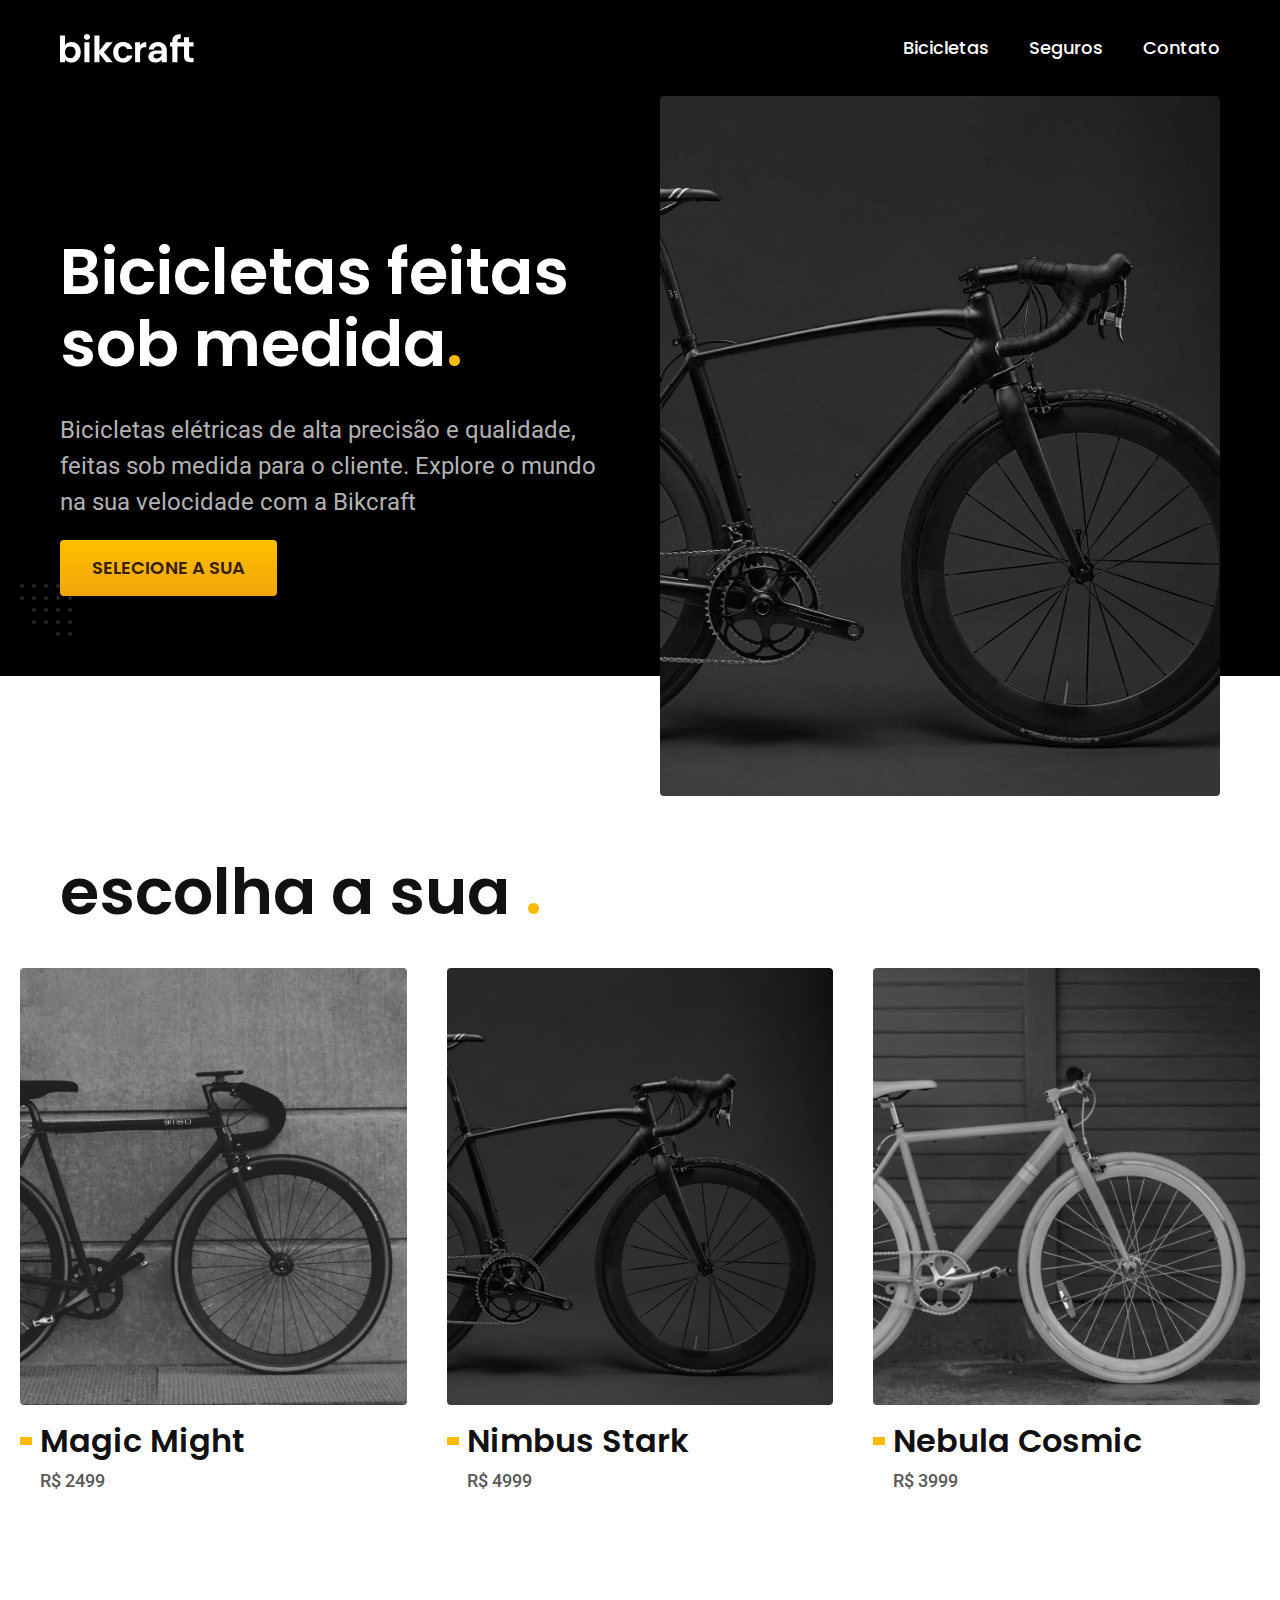
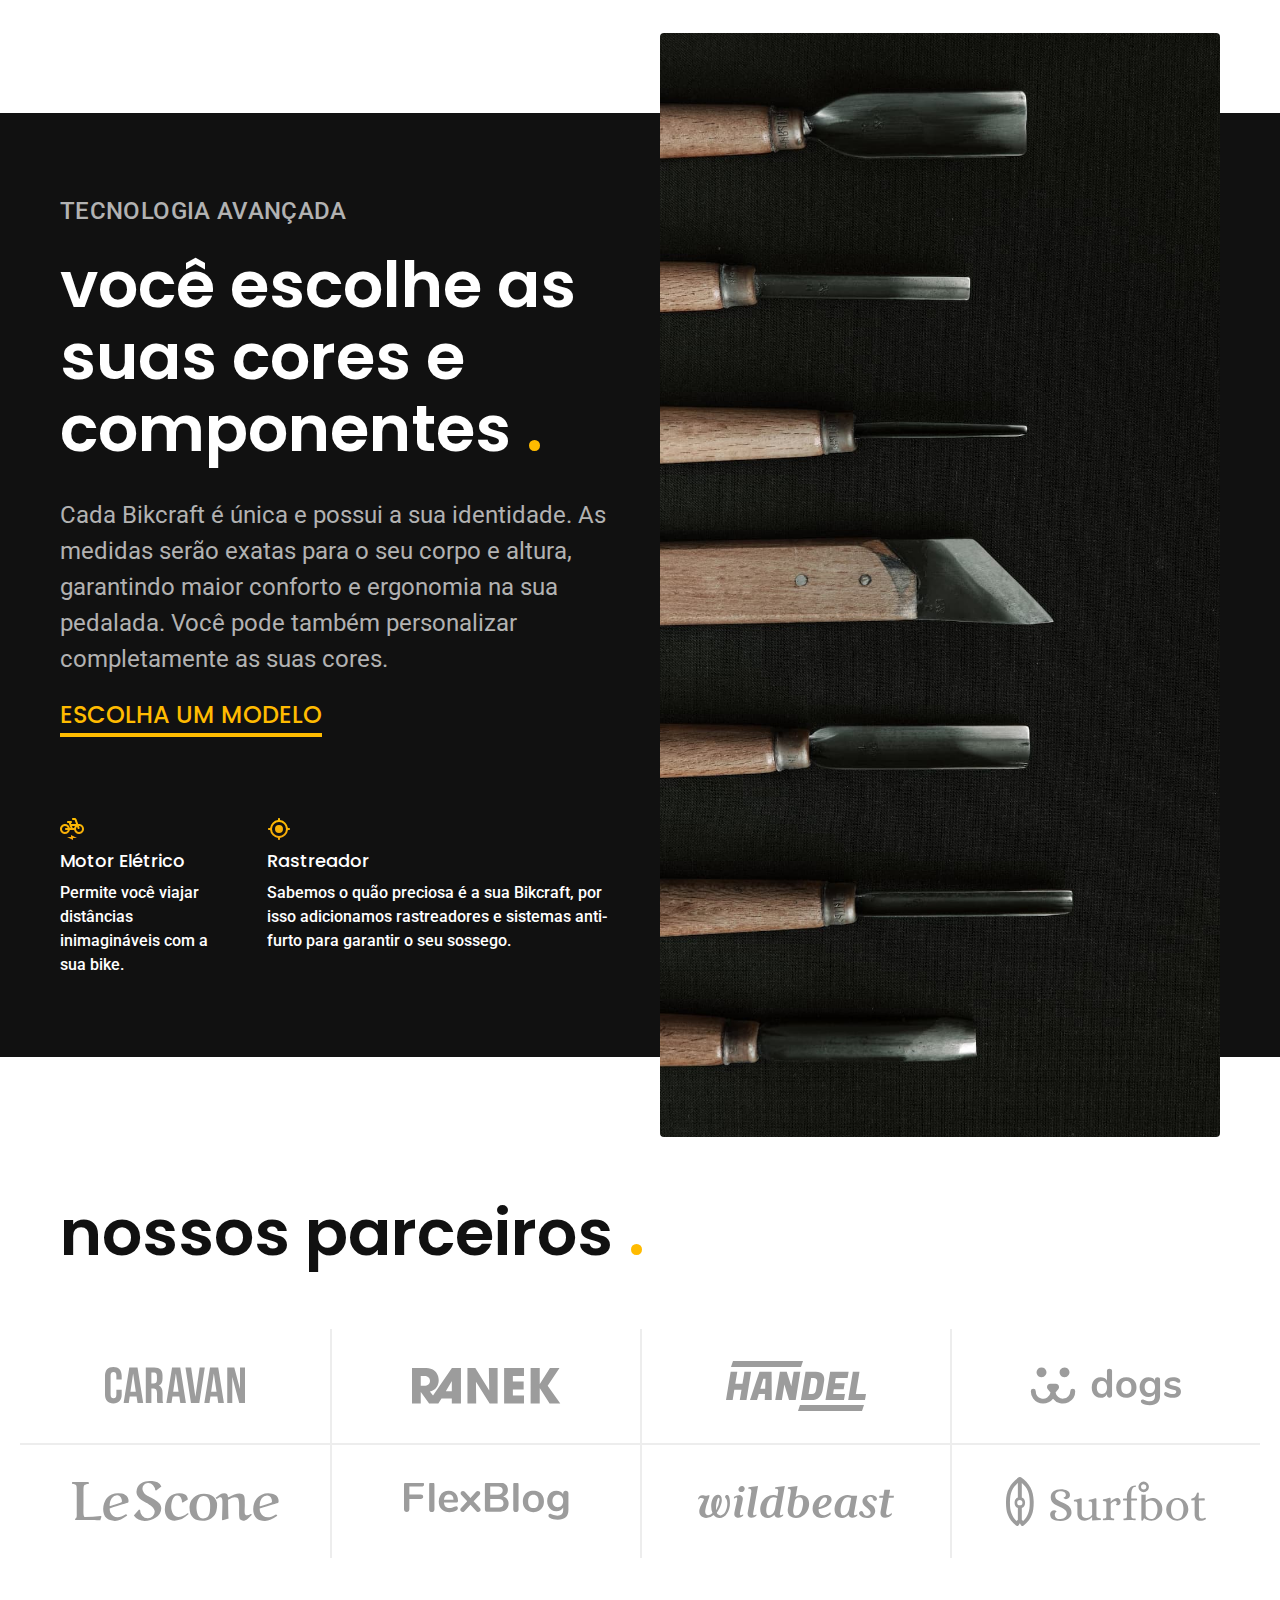
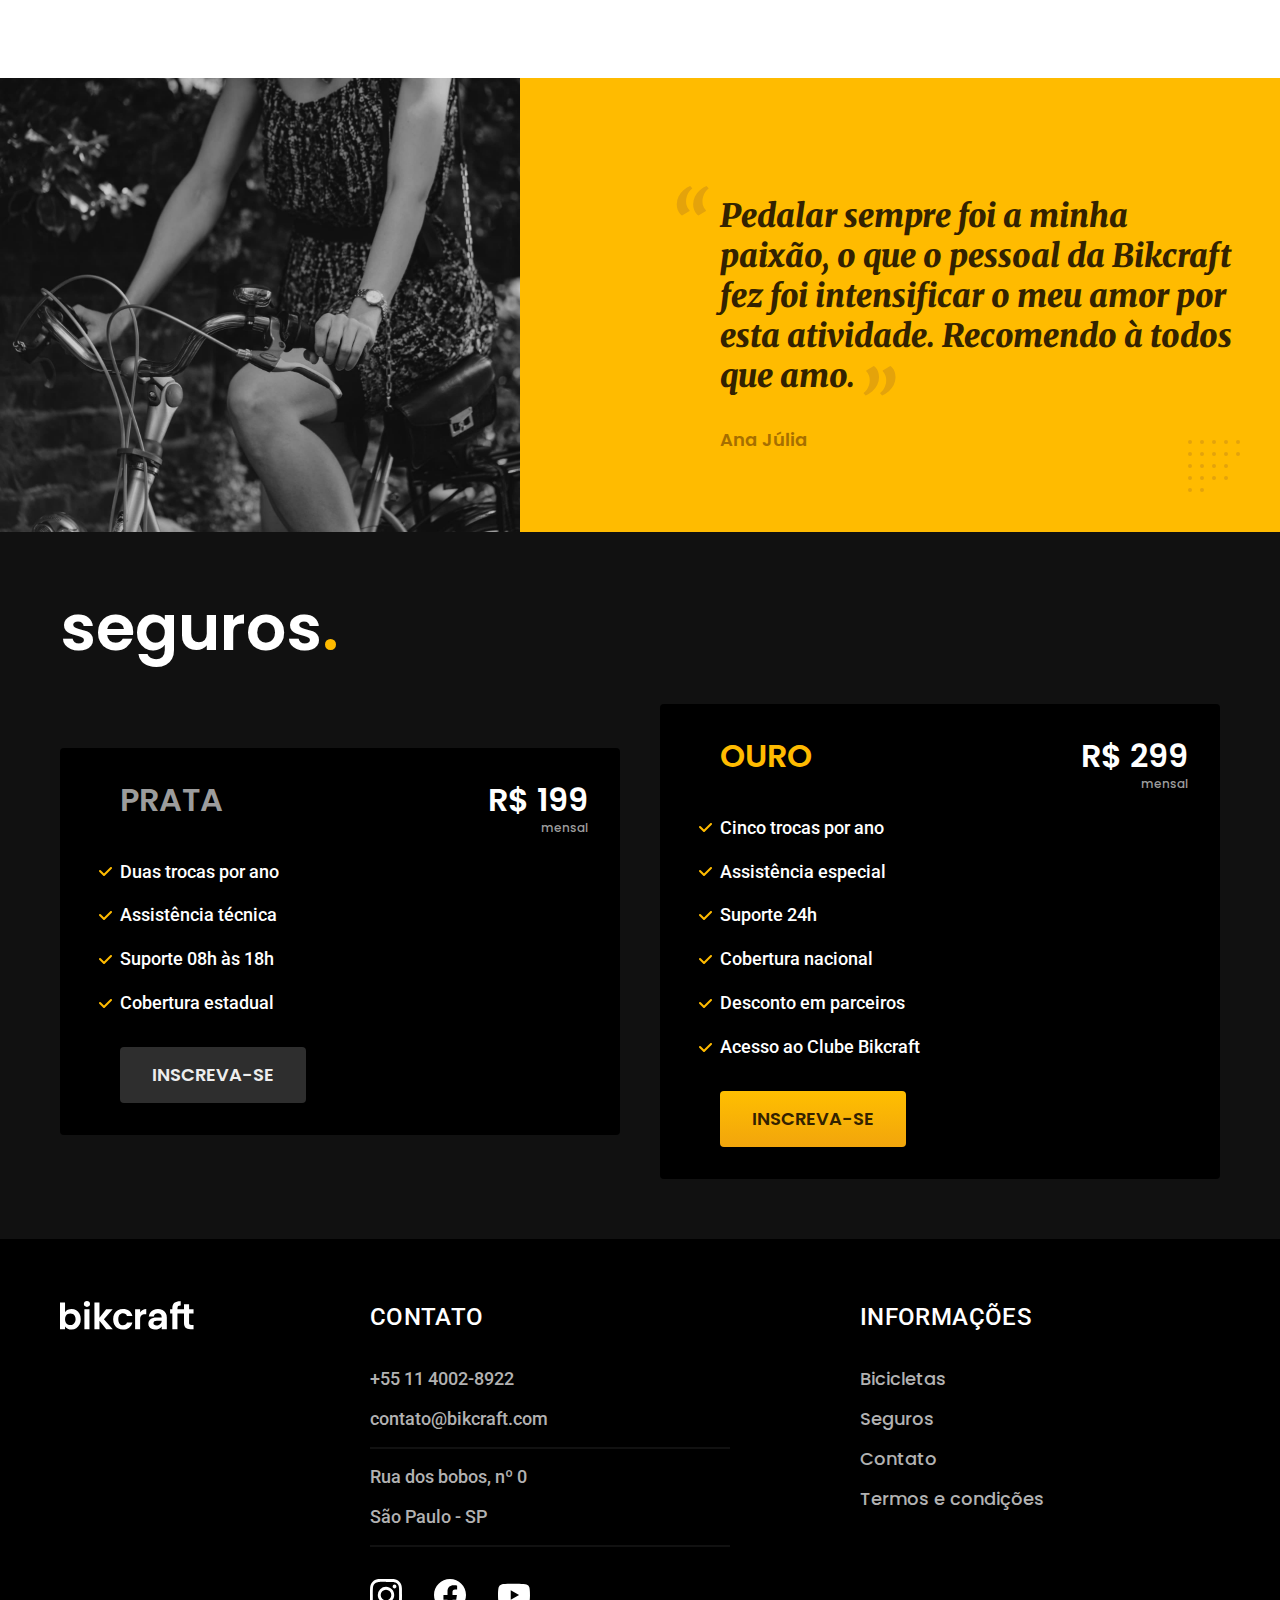
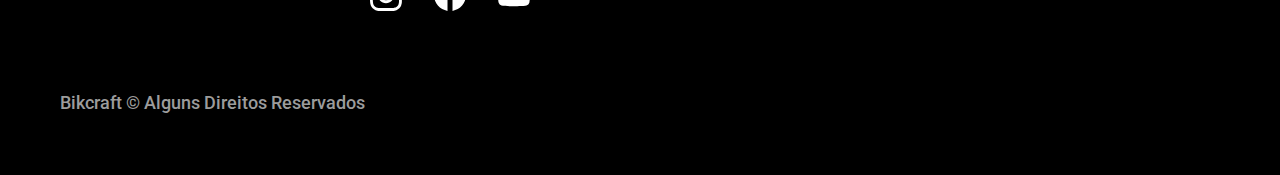
<file: index.html>
<!DOCTYPE html>
<html lang="pt-br">
  <head>
    <meta charset="UTF-8" />
    <meta http-equiv="X-UA-Compatible" content="IE=edge" />
    <meta name="viewport" content="width=device-width, initial-scale=1.0" />
    <title>Bikcraft - Bicicletas Elétricas</title>
    <meta
      name="description"
      content="Bicicletas elétricas de alta precisão e qualidade,  feitas sob medida para o cliente. Explore o mundo na sua velocidade com a Bikcraft."
    />
    <link rel="icon" href="./favicon.svg" type="image/svg+xml">
    <link rel="preload" href="./css/style.min.css" as="style">
    <link rel="stylesheet" href="./css/style.min.css">
    <link rel="preconnect" href="https://fonts.googleapis.com">
    <link rel="preconnect" href="https://fonts.gstatic.com" crossorigin>
    <link href="https://fonts.googleapis.com/css2?family=Merriweather:ital,wght@1,900&family=Poppins:wght@400;500;600&family=Roboto:wght@400;500&display=swap" rel="stylesheet">
  <script>
   document.documentElement.classList.add('js');
    </script>
  </head>
  <body>
    <header class="header-bg">
      <div class="header container">
        <a href="./">
          <img src="./img/bikcraft.svg" width="136" height="32" alt="Bikcraft"/>
        </a>
        <nav aria-label="primaria">
          <ul class="header-menu font-1-m cor-0">
            <li><a href="./bicicletas.html">Bicicletas</a></li>
            <li><a href="./seguros.html">Seguros</a></li>
            <li><a href="./contato.html">Contato</a></li>
          </ul>
        </nav>
      </div>
    </header>
    <main class="introducao-bg cor-0">
      <div class="introducao container">
        <div class="introducao-conteudo">
          <h1 class="font-1-xxl fadeInDown" data-anime="400">
            Bicicletas feitas sob medida<span class="cor-p1">.</span>
          </h1>
          <p class="font-2-l cor-5">
            Bicicletas elétricas de alta precisão e qualidade, feitas sob medida
            para o cliente. Explore o mundo na sua velocidade com a Bikcraft
          </p>
          <a class="botao fadeInLeft" data-anime="700" href="./bicicletas">Selecione a sua</a>
        </div>
        <picture class="fadeInRight" data-anime="700">
          <source media="(max-width: 800px)" srcset="./img/bicicletas/nimbus.jpg">
          <img src="./img/fotos/introducao.jpg" alt="Bicicleta preta com motor elétrico" width="640" height="800">
        </picture>
      </div>
    </main>
    <article class="bicicletas-lista">
      <h2 class="container font-1-xxl">
        escolha a sua <span class="cor-p1">.</span>
      </h2>
      <ul>
        <li>
          <a href="./bicicletas/magic.html">
            <img src="./img/bicicletas/magic-home.jpg" alt="Bicicleta preta" width="920" height="1040"/>
            <h3 class="font-1-xl">Magic Might</h3>
            <span class="font-2-m cor-8">R$ 2499</span>
          </a>
        </li>
        <li>
          <a href="./bicicletas/nimbus.html">
            <img src="./img/bicicletas/nimbus-home.jpg" alt="Bicicleta preta" width="920" height="1040"/>
            <h3 class="font-1-xl">Nimbus Stark</h3>
            <span class="font-2-m cor-8">R$ 4999</span>
          </a>
        </li>
        <li>
          <a href="./bicicletas/nebula.html">
            <img
              src="./img/bicicletas/nebula-home.jpg" alt="Bicicleta branca" width="920" height="1040"
            />
            <h3 class="font-1-xl">Nebula Cosmic</h3>
            <span class="font-2-m cor-8">R$ 3999</span>
          </a>
        </li>
      </ul>
    </article>
    <article class="tecnologia-bg">
      <div class="tecnologia container">
        <div class="tecnologia-conteudo">
          <span class="font-2-l-b cor-5">Tecnologia Avançada</span>
          <h2 class="font-1-xxl cor-0">
            você escolhe as suas cores e componentes
            <span class="cor-p1">.</span>
          </h2>
          <p class="font-2-l cor-5">
            Cada Bikcraft é única e possui a sua identidade. As medidas serão
            exatas para o seu corpo e altura, garantindo maior conforto e
            ergonomia na sua pedalada. Você pode também personalizar
            completamente as suas cores.
          </p>

          <a class="link" href="./bicicletas.html">Escolha um modelo</a>
          <div class="tecnologia-vantagens">
            <div>
              <img src="./img/icones/eletrica.svg" alt="" width="24" height="24" />
              <h3 class="font-1-m cor-0">Motor Elétrico</h3>
              <p class="font-2-s cor-0">
                Permite você viajar distâncias inimagináveis com a sua bike.
              </p>
            </div>
            <div>
              <img src="./img/icones/rastreador.svg" alt="" width="24" height="24"/>
              <h3 class="font-1-m cor-0">Rastreador</h3>
              <p class="font-2-s cor-0">
                Sabemos o quão preciosa é a sua Bikcraft, por isso adicionamos
                rastreadores e sistemas anti-furto para garantir o seu sossego.
              </p>
            </div>
          </div>
        </div>
        <div class="tecnologia-imagem">
          <img src="./img/fotos/tecnologia.jpg" alt="" width="1200" height="1920"/>
        </div>
      </div>
    </article>
    <section class="parceiros" aria-label="Nossos Parceiros">
      <h2 class="container font-1-xxl"> nossos parceiros <span class="cor-p1">.<span>
      </h2>
      <ul>
        <li><img src="./img/parceiros/caravan.svg" alt="Caravan" width="140" height="38"></li>
        <li><img src="./img/parceiros/ranek.svg" alt="Ranek" width="149" height="36"></li>
        <li><img src="./img/parceiros/handel.svg" alt="Handel" width="140" height="50"></li>
        <li><img src="./img/parceiros/dogs.svg" alt="Dogs" width="152" height="39"></li>
        <li><img src="./img/parceiros/lescone.svg" alt="LeScone" width="208" height="41"></li>
        <li><img src="./img/parceiros/flexblog.svg" alt="FlexBlog" width="165" height="38"></li>
        <li><img src="./img/parceiros/wildbeast.svg" alt="Wildbeast" width="196" height="34"></li>
        <li><img src="./img/parceiros/surfbot.svg" alt="Surfbot" width="200" height="49"></li>
      </ul>
    </section>
    <section class="depoimento" aria-label="Depoimento">
      <div>
        <img src="./img/fotos/depoimento.jpg" alt="Pessoa numa bicicleta Bikcraft" width="780" height="680">
      </div>
      <div class="depoimento-conteudo">
        <blockquote class="font-1-xl cor-p5">
          <p>Pedalar sempre foi a minha paixão, o que o pessoal da Bikcraft fez foi intensificar o meu amor por esta atividade. Recomendo à todos que amo.</p>
        </blockquote>
        <span class="font-1-m-b cor-p3">Ana Júlia</span>
      </div>
    </section>
    <article class="seguros-bg">
      <div class="seguros container">
        <h2 class="font-1-xxl cor-0">seguros<span class="cor-p1">.</span></h2>
        <div class="seguros-item">
          <h3 class="font-1-xl cor-6">PRATA</h3>
          <span class="font-1-xl cor-0">R$ 199 <span class="font-1-xs cor-6">mensal</span></span>
          <ul class="font-2-m cor-0">
            <li>Duas trocas por ano</li>
            <li>Assistência técnica</li>
            <li>Suporte 08h às 18h</li>
            <li>Cobertura estadual</li>
          </ul>
          <a class="botao secundario" href="./orcamento.html?tipo=seguro&produto=prata">Inscreva-se</a>
        </div>
        <div class="seguros-item">
          <h3 class="font-1-xl cor-p1">OURO</h3>
          <span class="font-1-xl cor-0">R$ 299 <span class="font-1-xs cor-6">mensal</span></span>
          <ul class="font-2-m cor-0">
            <li>Cinco trocas por ano</li>
            <li>Assistência especial</li>
            <li>Suporte 24h</li>
            <li>Cobertura nacional</li>
            <li>Desconto em parceiros</li>
            <li>Acesso ao Clube Bikcraft</li>
          </ul>
          <a class="botao" href="./orcamento.html?tipo=seguro&produto=ouro">Inscreva-se</a>
        </div>
      </div>
    </article>
    <footer class="footer-bg">
      <div class="footer container">
        <img src="./img/bikcraft.svg" alt="Bikcraft" width="136" height="32">
        <div class="footer-contato">
          <h3 class="font-2-l-b cor-0">Contato</h3>
          <ul class="font-2-m cor-5">
            <li><a href="tel:+551140028922">+55 11 4002-8922</a></li>
            <li><a href="mailto:contaot@bikcraft.com">contato@bikcraft.com</a></li>
            <li>Rua dos bobos, nº 0 </li>
            <li>São Paulo - SP</li>
          </ul>
          <div>
            <div class="footer-redes">
              <a href=""><img src="./img/redes/instagram.svg" alt="" width="32" height="32"></a>
              <a href=""><img src="./img/redes/facebook.svg" alt="" width="32" height="32"></a>
              <a href=""><img src="./img/redes/youtube.svg" alt="" width="32" height="32"></a>
            </div>
          </div>
        </div>
        <div class="footer-informacoes">
          <h3 class="font-2-l-b cor-0">Informações</h3>
          <nav>
            <ul class="font-1-m cor-5">
              <li><a href="./bicicletas.html">Bicicletas</a></li>
              <li><a href="./seguros.html">Seguros</a></li>
              <li><a href="./contato.html">Contato</a></li>
              <li><a href="./termos.html">Termos e condições</a></li>
            </ul>
          </nav>
        </div>
        <p class="footer-copy font-2-m cor-6">Bikcraft © Alguns Direitos Reservados</p>
      </div>

    </footer>
  <script src="./js/plugins/simple-anime.js"></script>
  <script src="./js/script.js"></script>
  </body>
</html>
</file>
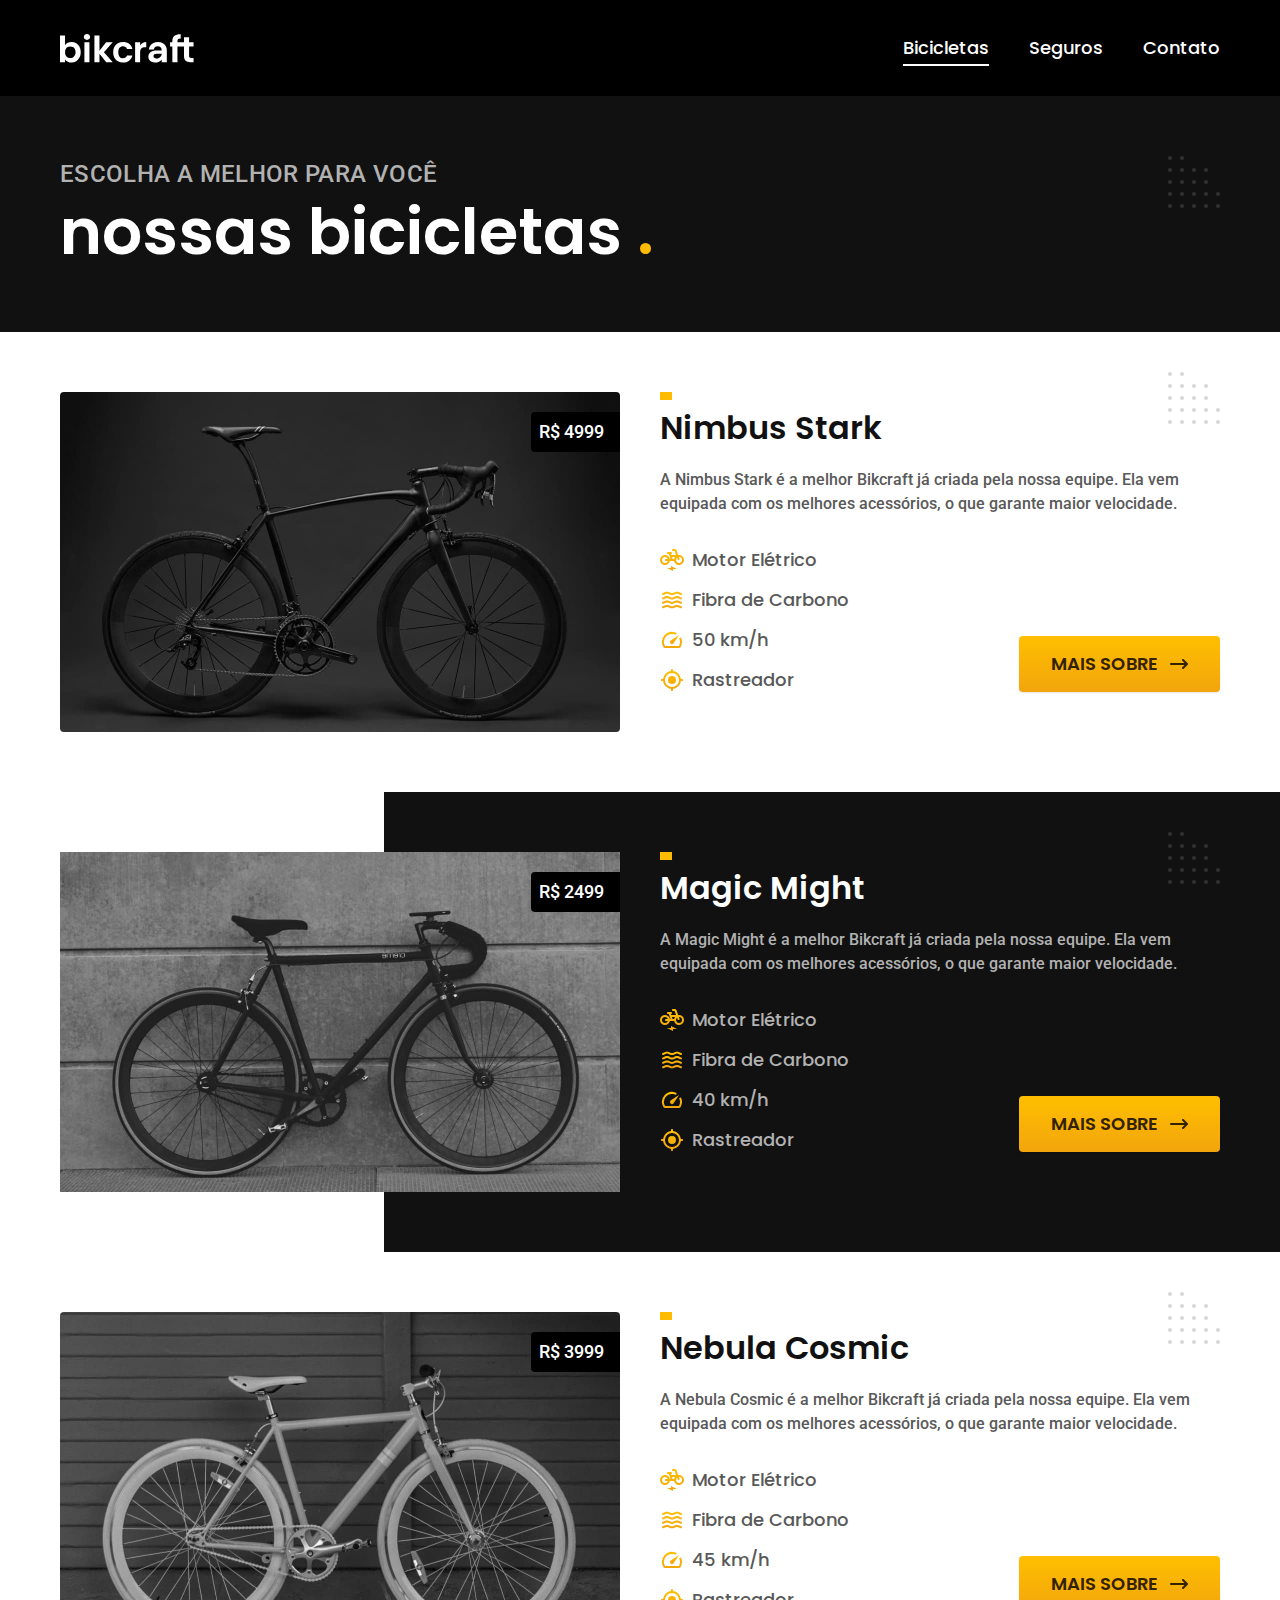
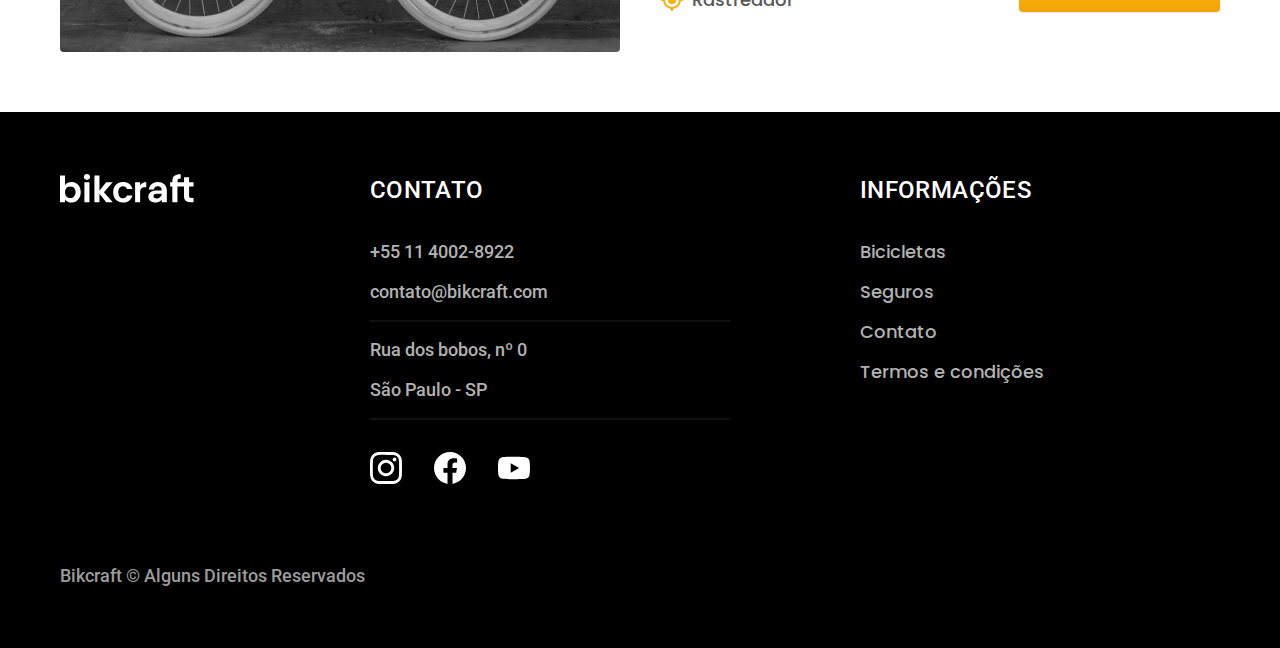
<file: bicicletas.html>
<!DOCTYPE html>
<html lang="pt-br">
  <head>
    <meta charset="UTF-8" />
    <meta http-equiv="X-UA-Compatible" content="IE=edge" />
    <meta name="viewport" content="width=device-width, initial-scale=1.0" />
    <title>Bicicletas | Bikcraft</title>
    <meta name="description" content="Bicicletas" />
    <link rel="icon" href="./favicon.svg" type="image/svg+xml">
    <link rel="preload" href="./css/style.min.css" as="style">
    <link rel="stylesheet" href="./css/style.min.css">
    <link rel="preconnect" href="https://fonts.googleapis.com" />
    <link rel="preconnect" href="https://fonts.gstatic.com" crossorigin />
    <link
      href="https://fonts.googleapis.com/css2?family=Merriweather:ital,wght@1,900&family=Poppins:wght@400;500;600&family=Roboto:wght@400;500&display=swap"
      rel="stylesheet"
    />
  <script>
   document.documentElement.classList.add('js');
    </script>
  </head>
  <body id="bicicletas">
    <header class="header-bg">
      <div class="header container">
        <a href="./">
          <img src="./img/bikcraft.svg" alt="Bikcraft" />
        </a>
        <nav aria-label="primaria">
          <ul class="header-menu font-1-m cor-0">
            <li><a href="./bicicletas.html">Bicicletas</a></li>
            <li><a href="./seguros.html">Seguros</a></li>
            <li><a href="./contato.html">Contato</a></li>
          </ul>
        </nav>
      </div>
    </header>

    <main>
      <div class="titulo-bg">
        <div class="titulo container">
          <p class="font-2-l-b cor-5 fadeInDown" data-anime="300">Escolha a melhor para você</p>
          <p class="font-1-xxl cor-0 fadeInDown" data-anime="400">
            nossas bicicletas <span class="cor-p1">.</span>
          </p>
        </div>
      </div>

      <div class="bicicletas container">
        <div class="bicicletas-imagem">
          <img src="./img/bicicletas/nimbus.jpg" alt="Bicicleta preta" />
          <span class="font-2-m cor-0">R$ 4999</span>
        </div>
        <div class="bicicletas-conteudo">
          <h2 class="font-1-xl">Nimbus Stark</h2>
          <p class="font-2-s cor-8">
            A Nimbus Stark é a melhor Bikcraft já criada pela nossa equipe. Ela
            vem equipada com os melhores acessórios, o que garante maior
            velocidade.
          </p>
          <ul class="font-1-m cor-8">
            <li>
              <img src="./img/icones/eletrica.svg" alt="" />
              Motor Elétrico
            </li>
            <li>
              <img src="./img/icones/carbono.svg" alt="" />
              Fibra de Carbono
            </li>
            <li>
              <img src="./img/icones/velocidade.svg" alt="" />
              50 km/h
            </li>
            <li>
              <img src="./img/icones/rastreador.svg" alt="" />
              Rastreador
            </li>
          </ul>
          <a href="./bicicletas/nimbus.html" class="botao seta">Mais Sobre</a>
        </div>
      </div>

      <div class="bicicletas-bg">
        <div class="bicicletas container">
          <div class="bicicletas-imagem">
            <img src="./img/bicicletas/magic.jpg  " alt="Bicicleta preta" />
            <span class="font-2-m cor-0">R$ 2499</span>
          </div>
          <div class="bicicletas-conteudo">
            <h2 class="font-1-xl cor-0">Magic Might</h2>
            <p class="font-2-s cor-5">
              A Magic Might é a melhor Bikcraft já criada pela nossa equipe. Ela
              vem equipada com os melhores acessórios, o que garante maior
              velocidade.
            </p>
            <ul class="font-1-m cor-5">
              <li>
                <img src="./img/icones/eletrica.svg" alt="" />
                Motor Elétrico
              </li>
              <li>
                <img src="./img/icones/carbono.svg" alt="" />
                Fibra de Carbono
              </li>
              <li>
                <img src="./img/icones/velocidade.svg" alt="" />
                40 km/h
              </li>
              <li>
                <img src="./img/icones/rastreador.svg" alt="" />
                Rastreador
              </li>
            </ul>
            <a href="./bicicletas/magic.html" class="botao seta">Mais Sobre</a>
          </div>
        </div>
      </div>

      <div class="bicicletas container">
        <div class="bicicletas-imagem">
          <img src="./img/bicicletas/nebula.jpg" alt="Bicicleta preta" />
          <span class="font-2-m cor-0">R$ 3999</span>
        </div>
        <div class="bicicletas-conteudo">
          <h2 class="font-1-xl">Nebula Cosmic</h2>
          <p class="font-2-s cor-8">
            A Nebula Cosmic é a melhor Bikcraft já criada pela nossa equipe. Ela
            vem equipada com os melhores acessórios, o que garante maior
            velocidade.
          </p>
          <ul class="font-1-m cor-8">
            <li>
              <img src="./img/icones/eletrica.svg" alt="" />
              Motor Elétrico
            </li>
            <li>
              <img src="./img/icones/carbono.svg" alt="" />
              Fibra de Carbono
            </li>
            <li>
              <img src="./img/icones/velocidade.svg" alt="" />
              45 km/h
            </li>
            <li>
              <img src="./img/icones/rastreador.svg" alt="" />
              Rastreador
            </li>
          </ul>
          <a href="./bicicletas/nebula.html" class="botao seta">Mais Sobre</a>
        </div>
      </div>
    </main>

    <footer class="footer-bg">
      <div class="footer container">
        <img src="./img/bikcraft.svg" alt="Bikcraft" />
        <div class="footer-contato">
          <h3 class="font-2-l-b cor-0">Contato</h3>
          <ul class="font-2-m cor-5">
            <li><a href="tel:+551140028922">+55 11 4002-8922</a></li>
            <li>
              <a href="mailto:contaot@bikcraft.com">contato@bikcraft.com</a>
            </li>
            <li>Rua dos bobos, nº 0</li>
            <li>São Paulo - SP</li>
          </ul>
          <div>
            <div class="footer-redes">
              <a href=""><img src="./img/redes/instagram.svg" alt="" /></a>
              <a href=""><img src="./img/redes/facebook.svg" alt="" /></a>
              <a href=""><img src="./img/redes/youtube.svg" alt="" /></a>
            </div>
          </div>
        </div>
        <div class="footer-informacoes">
          <h3 class="font-2-l-b cor-0">Informações</h3>
          <nav>
            <ul class="font-1-m cor-5">
              <li><a href="./bicicletas.html">Bicicletas</a></li>
              <li><a href="./seguros.html">Seguros</a></li>
              <li><a href="./contato.html">Contato</a></li>
              <li><a href="./termos.html">Termos e condições</a></li>
            </ul>
          </nav>
        </div>
        <p class="footer-copy font-2-m cor-6">
          Bikcraft © Alguns Direitos Reservados
        </p>
      </div>
    </footer>
    <script src="./js/plugins/simple-anime.js"></script>
    <script src="./js/script.js"></script>
  </body>
</html>
</file>
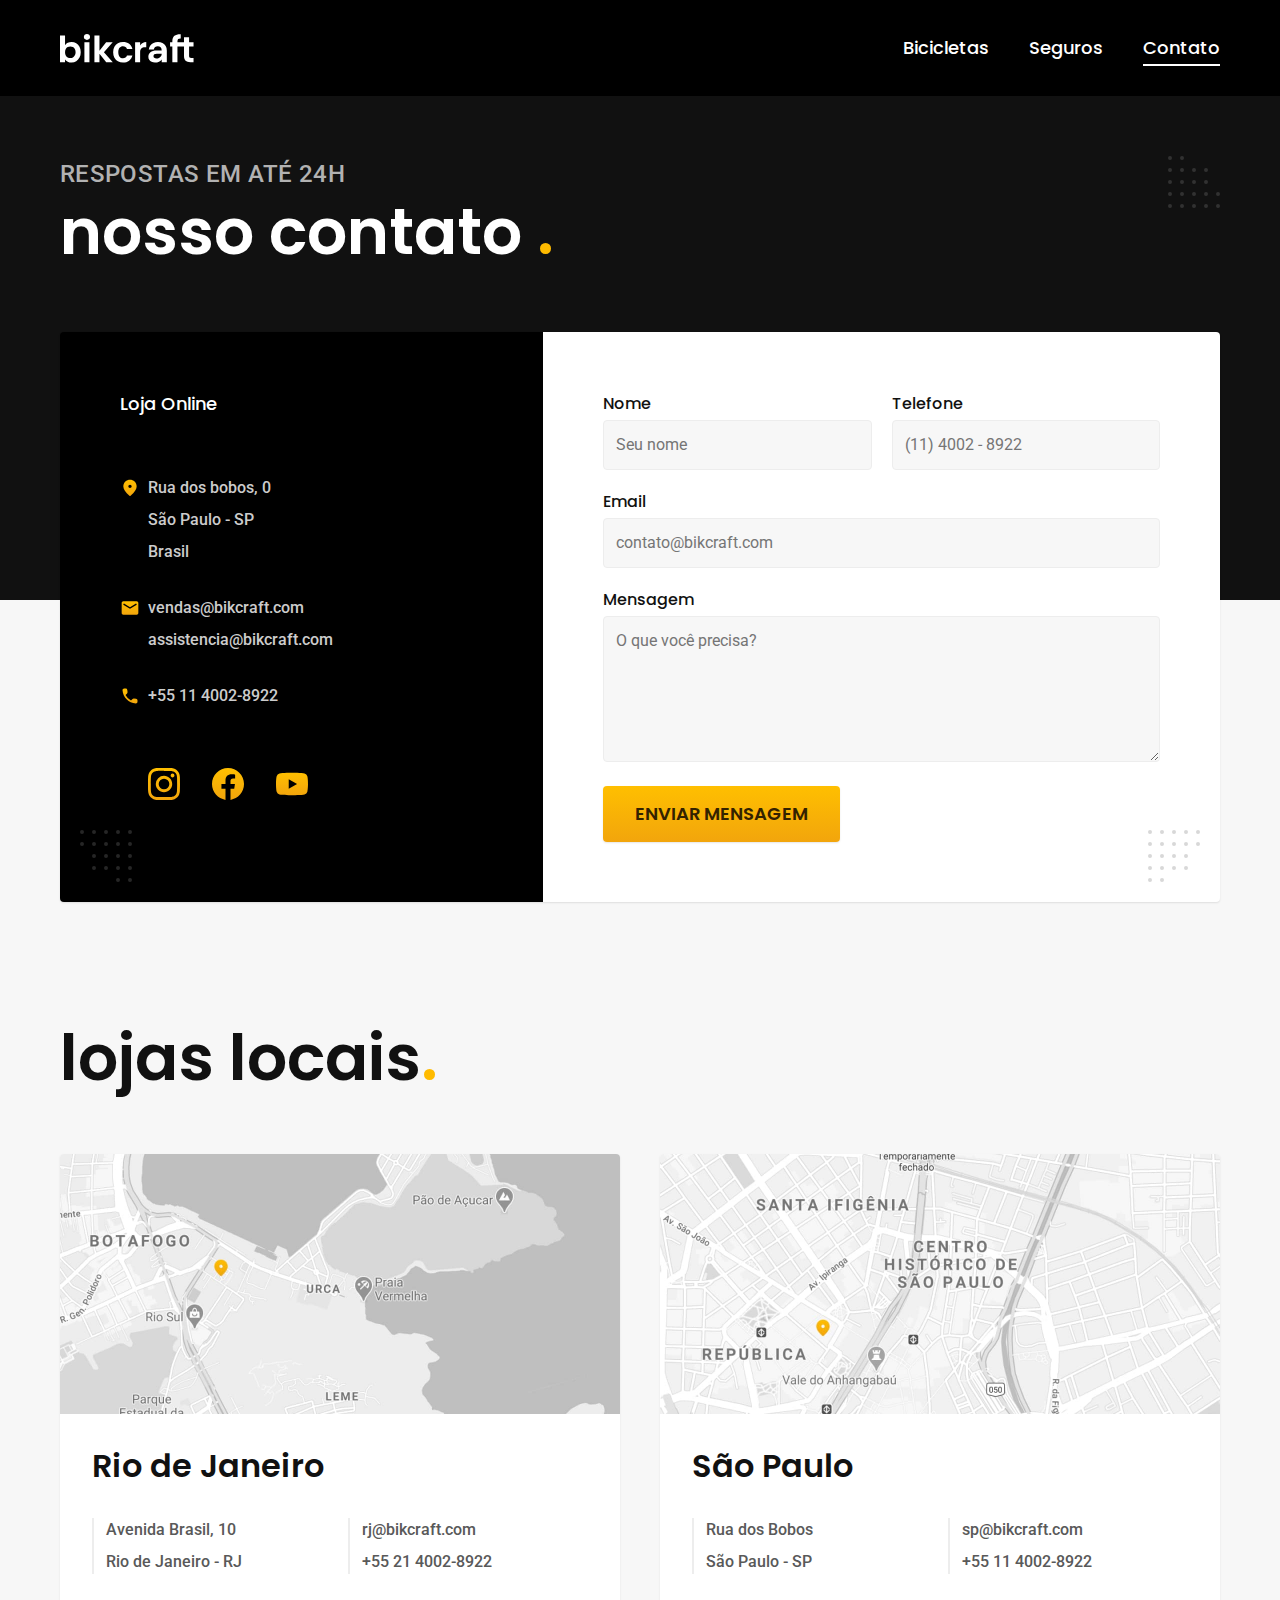
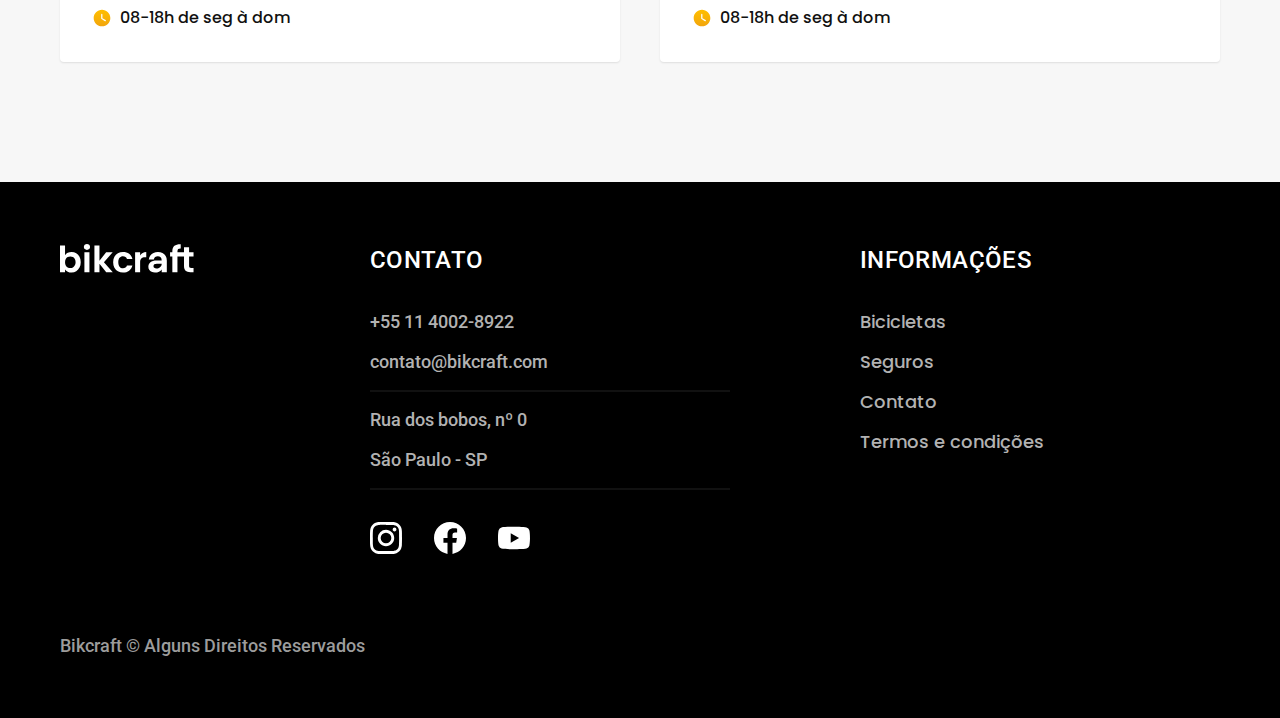
<file: contato.html>
<!DOCTYPE html>
<html lang="pt-br">
  <head>
    <meta charset="UTF-8" />
    <meta http-equiv="X-UA-Compatible" content="IE=edge" />
    <meta name="viewport" content="width=device-width, initial-scale=1.0" />
    <title>Contato | Bikcraft</title>
    <meta name="description" content="Contato bikcraft." />
    <link rel="icon" href="./favicon.svg" type="image/svg+xml">
    <link rel="preload" href="./css/style.min.css" as="style">
    <link rel="stylesheet" href="./css/style.min.css">
    <link rel="preconnect" href="https://fonts.googleapis.com" />
    <link rel="preconnect" href="https://fonts.gstatic.com" crossorigin />
    <link
      href="https://fonts.googleapis.com/css2?family=Merriweather:ital,wght@1,900&family=Poppins:wght@400;500;600&family=Roboto:wght@400;500&display=swap"
      rel="stylesheet"
    />
  <script>
   document.documentElement.classList.add('js');
    </script>
  </head>
  <body id="contato">
    <header class="header-bg">
      <div class="header container">
        <a href="./">
          <img src="./img/bikcraft.svg" alt="Bikcraft" />
        </a>
        <nav aria-label="primaria">
          <ul class="header-menu font-1-m cor-0">
            <li><a href="./bicicletas.html">Bicicletas</a></li>
            <li><a href="./seguros.html">Seguros</a></li>
            <li><a href="./contato.html">Contato</a></li>
          </ul>
        </nav>
      </div>
    </header>

    <main>
      <div class="titulo-bg">
        <div class="titulo container">
          <p class="font-2-l-b cor-5">respostas em até 24h</p>
          <p class="font-1-xxl cor-0">
            nosso contato <span class="cor-p1">.</span>
          </p>
        </div>
      </div>
      <div class="contato container">
        <section class="contato-dados" aria-label="Endereço">
          <h2 class="font-1-m cor-0">Loja Online</h2>
          <div class="contato-endereco font-2-s cor-4">
            <p>Rua dos bobos, 0</p>
            <p>São Paulo - SP</p>
            <p>Brasil</p>
          </div>
          <address class="contato-meios font-2-s cor-4">
            <a href="mailto:vendas@bikcraft.com">vendas@bikcraft.com</a>
            <a href="mailto:assistencia@bikcraft.com"
              >assistencia@bikcraft.com</a
            >
            <a href="tel:+551140028922">+55 11 4002-8922</a>
          </address>
          <div class="contato-redes">
            <a href=""><img src="./img/redes/instagram-p.svg" alt="" /></a>
            <a href=""><img src="./img/redes/facebook-p.svg" alt="" /></a>
            <a href=""><img src="./img/redes/youtube-p.svg" alt="" /></a>
          </div>
        </section>
        <section class="contato-formulario" aria-label="Formulário">
          <form action="./contato.html" class="form">
            <div>
              <label for="nome">Nome</label>
              <input type="text" id="nome" name="nome" placeholder="Seu nome" />
            </div>
            <div>
              <label for="telefone">Telefone</label>
              <input
                type="text"
                id="telefone"
                name="telefone"
                placeholder="(11) 4002 - 8922"
              />
            </div>
            <div class="col-2">
              <label for="email">Email</label>
              <input
                type="email"
                id="email"
                name="email"
                placeholder="contato@bikcraft.com"
              />
            </div>
            <div class="col-2">
              <label for="mensagem">Mensagem</label>
              <textarea
                rows="5"
                id="mensagem"
                name="mensagem"
                placeholder="O que você precisa?"
              ></textarea>
            </div>
            <button class="botao col-2">Enviar Mensagem</button>
          </form>
        </section>
      </div>
    </main>

    <article class="lojas container">
      <h2 class="font-1-xxl">lojas locais<span class="cor-p1">.</span></h2>
      <div class="lojas-item">
        <img
          src="./img/lojas/rj.jpg"
          alt="mapa marcando o endereço em Avenida Brasil, 10 - Rio de Janeiro - RJ"
        />
        <div class="lojas-conteudo">
          <h3 class="font-1-xl">Rio de Janeiro</h3>
          <div class="lojas-dados font-2-s cor-8">
            <p>Avenida Brasil, 10</p>
            <p>Rio de Janeiro - RJ</p>
          </div>
          <div class="lojas-dados font-2-s cor-8">
            <a href="mailto:rj@bikcraft.com">rj@bikcraft.com</a>
            <a href="tel:+552140028922">+55 21 4002-8922</a>
          </div>
          <p class="lojas-horario font-1-s">
            <img src="./img/icones/horario.svg" alt="" /> 08-18h de seg à dom
          </p>
        </div>
      </div>
      <div class="lojas-item">
        <img
          src="./img/lojas/sp.jpg"
          alt="mapa marcando o endereço em Rua dos bobos, 0 - São Paulo - SP"
        />
        <div class="lojas-conteudo">
          <h3 class="font-1-xl">São Paulo</h3>
          <div class="lojas-dados font-2-s cor-8">
            <p>Rua dos Bobos</p>
            <p>São Paulo - SP</p>
          </div>
          <div class="lojas-dados font-2-s cor-8">
            <a href="mailto:sp@bikcraft.com">sp@bikcraft.com</a>
            <a href="tel:+551140028922">+55 11 4002-8922</a>
          </div>
          <p class="lojas-horario font-1-s">
            <img src="./img/icones/horario.svg" alt="" /> 08-18h de seg à dom
          </p>
        </div>
      </div>
    </article>

    <footer class="footer-bg">
      <div class="footer container">
        <img src="./img/bikcraft.svg" alt="Bikcraft" />
        <div class="footer-contato">
          <h3 class="font-2-l-b cor-0">Contato</h3>
          <ul class="font-2-m cor-5">
            <li><a href="tel:+551140028922">+55 11 4002-8922</a></li>
            <li>
              <a href="mailto:contaot@bikcraft.com">contato@bikcraft.com</a>
            </li>
            <li>Rua dos bobos, nº 0</li>
            <li>São Paulo - SP</li>
          </ul>
          <div>
            <div class="footer-redes">
              <a href=""><img src="./img/redes/instagram.svg" alt="" /></a>
              <a href=""><img src="./img/redes/facebook.svg" alt="" /></a>
              <a href=""><img src="./img/redes/youtube.svg" alt="" /></a>
            </div>
          </div>
        </div>
        <div class="footer-informacoes">
          <h3 class="font-2-l-b cor-0">Informações</h3>
          <nav>
            <ul class="font-1-m cor-5">
              <li><a href="./bicicletas.html">Bicicletas</a></li>
              <li><a href="./seguros.html">Seguros</a></li>
              <li><a href="./contato.html">Contato</a></li>
              <li><a href="./termos.html">Termos e condições</a></li>
            </ul>
          </nav>
        </div>
        <p class="footer-copy font-2-m cor-6">
          Bikcraft © Alguns Direitos Reservados
        </p>
      </div>
    </footer>
    <script src="./js/script.js"></script>
  </body>
</html>
</file>
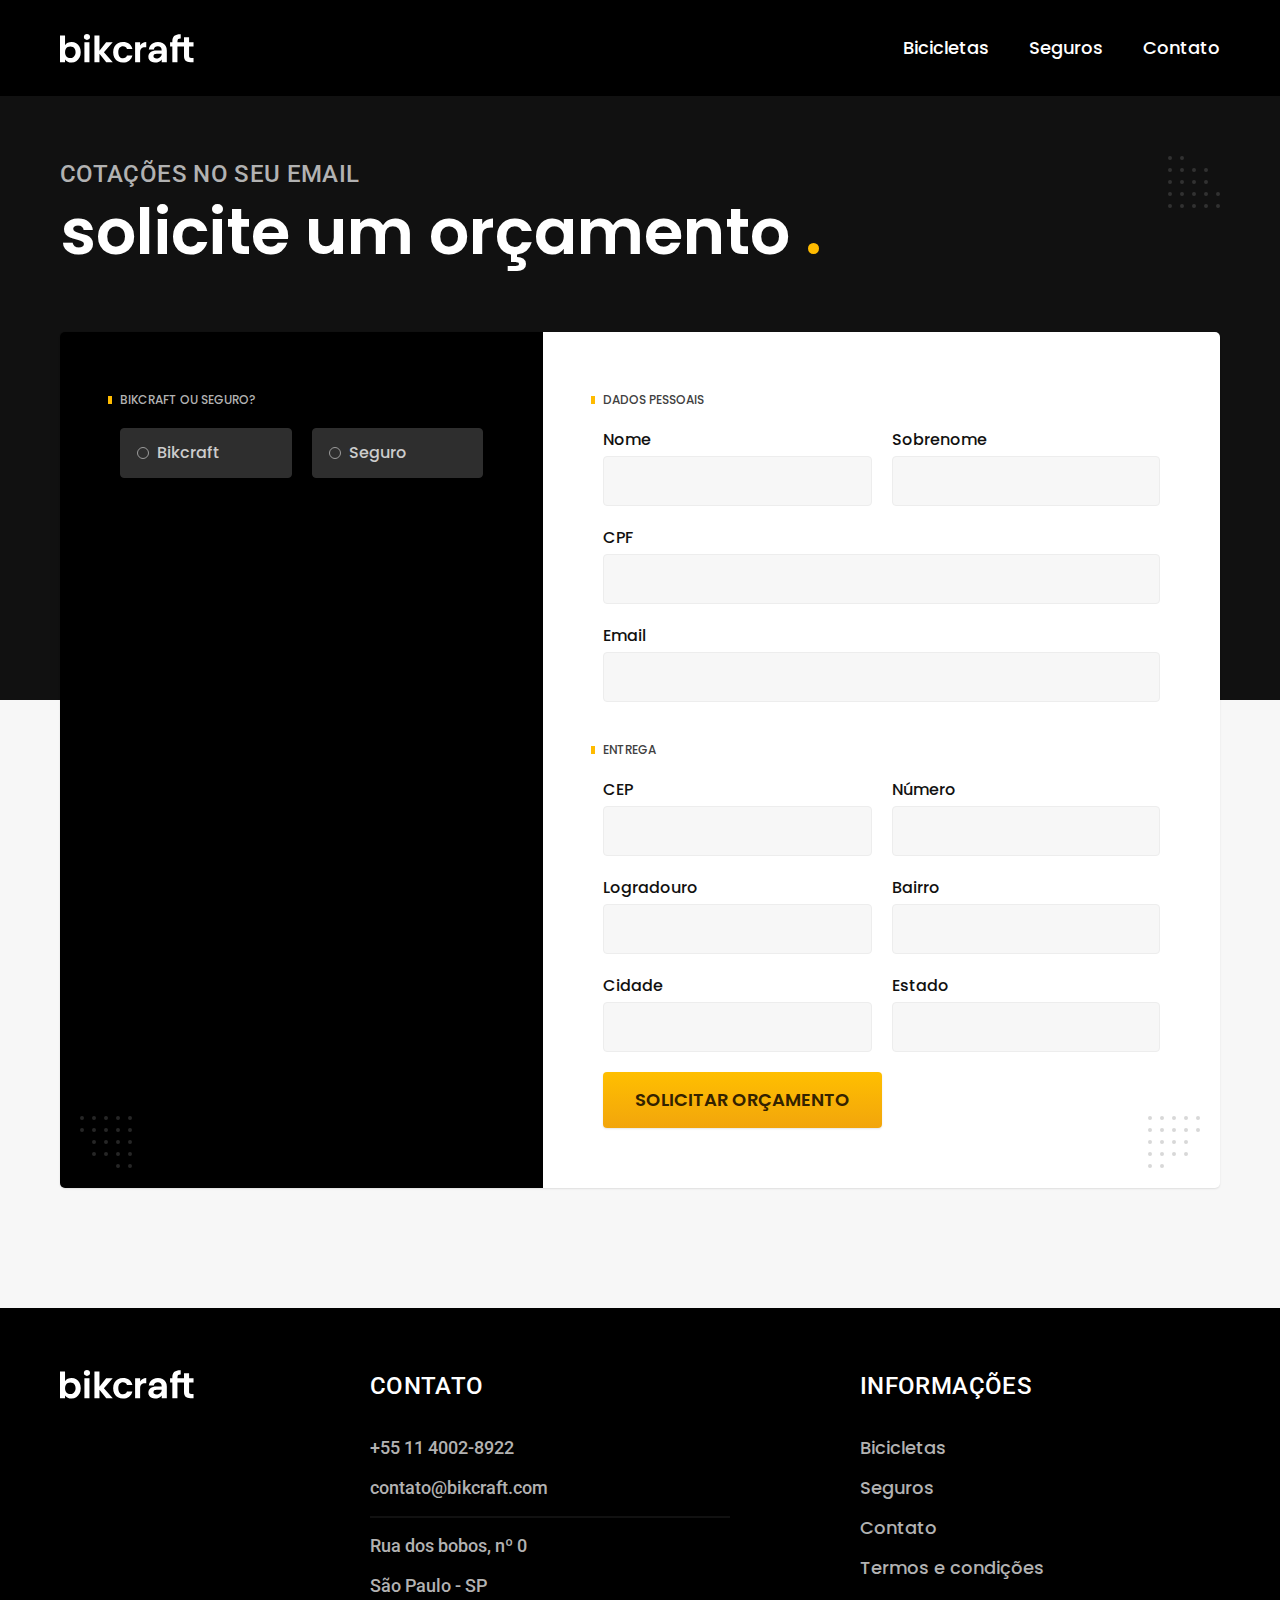
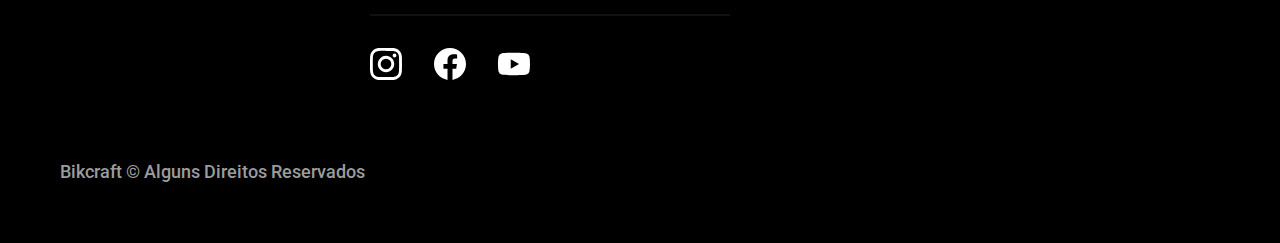
<file: orcamento.html>
<!DOCTYPE html>
<html lang="pt-br">
  <head>
    <meta charset="UTF-8" />
    <meta http-equiv="X-UA-Compatible" content="IE=edge" />
    <meta name="viewport" content="width=device-width, initial-scale=1.0" />
    <title>Orçamento | Bikcraft</title>
    <meta name="description" content="Orçamento" />
    <link rel="icon" href="./favicon.svg" type="image/svg+xml">
    <link rel="preload" href="./css/style.min.css" as="style">
    <link rel="stylesheet" href="./css/style.min.css">
    <link rel="preconnect" href="https://fonts.googleapis.com" />
    <link rel="preconnect" href="https://fonts.gstatic.com" crossorigin />
    <link
      href="https://fonts.googleapis.com/css2?family=Merriweather:ital,wght@1,900&family=Poppins:wght@400;500;600&family=Roboto:wght@400;500&display=swap"
      rel="stylesheet"
    />
  <script>
   document.documentElement.classList.add('js');
    </script>
  </head>
  <body id="orcamento">
    <header class="header-bg">
      <div class="header container">
        <a href="./">
          <img src="./img/bikcraft.svg" alt="Bikcraft" />
        </a>
        <nav aria-label="primaria">
          <ul class="header-menu font-1-m cor-0">
            <li><a href="./bicicletas.html">Bicicletas</a></li>
            <li><a href="./seguros.html">Seguros</a></li>
            <li><a href="./contato.html">Contato</a></li>
          </ul>
        </nav>
      </div>
    </header>

    <main>
      <div class="titulo-bg">
        <div class="titulo container">
          <p class="font-2-l-b cor-5">Cotações no seu email</p>
          <p class="font-1-xxl cor-0">
            solicite um orçamento <span class="cor-p1">.</span>
          </p>
        </div>
      </div>

      <form class="orcamento container" action="./">
        <div class="orcamento-produto">
          <h2 class="font-1-xs cor-5">Bikcraft ou Seguro?</h2>

          <input type="radio" name="tipo" value="bikcraft" id="bikcraft" />
          <label for="bikcraft">Bikcraft</label>

          <input type="radio" name="tipo" value="seguro" id="seguro" />
          <label for="seguro">Seguro</label>

          <div class="orcamento-conteudo" id="orcamento-bikcraft">
            <h2 class="font-1-xs cor-5">Escolha a sua:</h2>

            <input type="radio" name="produto" value="nimbus" id="nimbus" />
            <label for="nimbus">Nimbus Stark <span>R$ 4999</span></label>
            <div class="radio-detalhes">
              <ul class="font-1-xs cor-8">
                <li>
                  <img src="./img/icones/eletrica.svg" alt="" /> Motor Elétrico
                </li>
                <li>
                  <img src="./img/icones/carbono.svg" alt="" /> Fibra de Carbono
                </li>
                <li>
                  <img src="./img/icones/velocidade.svg" alt="" /> 50 km/h
                </li>
                <li>
                  <img src="./img/icones/rastreador.svg" alt="" /> Rastreador
                </li>
              </ul>
              <img src="./img/bicicletas/nimbus.jpg" alt="Bicicleta preta" />
            </div>

            <input type="radio" name="produto" value="magic" id="magic" />
            <label for="magic">Magic Might <span>R$ 2499</span></label>
            <div class="radio-detalhes">
              <ul class="font-1-xs cor-8">
                <li>
                  <img src="./img/icones/eletrica.svg" alt="" /> Motor Elétrico
                </li>
                <li>
                  <img src="./img/icones/carbono.svg" alt="" /> Fibra de Carbono
                </li>
                <li>
                  <img src="./img/icones/velocidade.svg" alt="" /> 45 km/h
                </li>
                <li>
                  <img src="./img/icones/rastreador.svg" alt="" /> Rastreador
                </li>
              </ul>
              <img src="./img/bicicletas/magic.jpg" alt="Bicicleta preta" />
            </div>

            <input type="radio" name="produto" value="nebula" id="nebula" />
            <label for="nebula">Nebula Cosmic <span>R$ 3999</span></label>
            <div class="radio-detalhes">
              <ul class="font-1-xs cor-8">
                <li>
                  <img src="./img/icones/eletrica.svg" alt="" /> Motor Elétrico
                </li>
                <li>
                  <img src="./img/icones/carbono.svg" alt="" /> Fibra de Carbono
                </li>
                <li>
                  <img src="./img/icones/velocidade.svg" alt="" /> 40 km/h
                </li>
                <li>
                  <img src="./img/icones/rastreador.svg" alt="" /> Rastreador
                </li>
              </ul>
              <img src="./img/bicicletas/nebula.jpg" alt="Bicicleta preta" />
            </div>
          </div>

          <div class="orcamento-conteudo" id="orcamento-seguro">
            <h2 class="font-1-xs cor-5">Escolha o plano:</h2>

            <input type="radio" name="produto" value="prata" id="prata" />
            <label for="prata" class="font-1-s cor-4"
              >Prata <span>R$ 199</span></label
            >

            <input type="radio" name="produto" value="ouro" id="ouro" />
            <label for="ouro" class="font-1-s cor-4"
              >Ouro <span>R$ 299</span></label
            >
          </div>
        </div>

        <div class="orcamento-dados form">
          <h2 class="font-1-xs cor-9 col-2">dados pessoais</h2>
          <div>
            <label for="nome">Nome</label>
            <input type="text" id="nome" name="nome" />
          </div>
          <div>
            <label for="sobrenome">Sobrenome</label>
            <input type="text" id="sobrenome" name="sobrenome" />
          </div>
          <div class="col-2">
            <label for="CPF">CPF</label>
            <input type="text" id="CPF" name="CPF" />
          </div>
          <div class="col-2">
            <label for="email">Email</label>
            <input type="text" id="email" name="email" />
          </div>
          <h2 class="font-1-xs cor-9 col-2">entrega</h2>
          <div>
            <label for="cep">CEP</label>
            <input type="text" id="cep" name="cep" />
          </div>
          <div>
            <label for="numero">Número</label>
            <input type="text" id="numero" name="numero" />
          </div>
          <div>
            <label for="logradouro">Logradouro</label>
            <input type="text" id="logradouro" name="logradouro" />
          </div>
          <div>
            <label for="bairro">Bairro</label>
            <input type="text" id="bairro" name="bairro" />
          </div>
          <div>
            <label for="cidade">Cidade</label>
            <input type="text" id="cidade" name="cidade" />
          </div>
          <div>
            <label for="estado">Estado</label>
            <input type="text" id="estado" name="estado" />
          </div>
          <button class="botao col-2">Solicitar Orçamento</button>
        </div>
      </form>
    </main>

    <footer class="footer-bg">
      <div class="footer container">
        <img src="./img/bikcraft.svg" alt="Bikcraft" />
        <div class="footer-contato">
          <h3 class="font-2-l-b cor-0">Contato</h3>
          <ul class="font-2-m cor-5">
            <li><a href="tel:+551140028922">+55 11 4002-8922</a></li>
            <li>
              <a href="mailto:contaot@bikcraft.com">contato@bikcraft.com</a>
            </li>
            <li>Rua dos bobos, nº 0</li>
            <li>São Paulo - SP</li>
          </ul>
          <div>
            <div class="footer-redes">
              <a href=""><img src="./img/redes/instagram.svg" alt="" /></a>
              <a href=""><img src="./img/redes/facebook.svg" alt="" /></a>
              <a href=""><img src="./img/redes/youtube.svg" alt="" /></a>
            </div>
          </div>
        </div>
        <div class="footer-informacoes">
          <h3 class="font-2-l-b cor-0">Informações</h3>
          <nav>
            <ul class="font-1-m cor-5">
              <li><a href="./bicicletas.html">Bicicletas</a></li>
              <li><a href="./seguros.html">Seguros</a></li>
              <li><a href="./contato.html">Contato</a></li>
              <li><a href="./termos.html">Termos e condições</a></li>
            </ul>
          </nav>
        </div>
        <p class="footer-copy font-2-m cor-6">
          Bikcraft © Alguns Direitos Reservados
        </p>
      </div>
    </footer>
    <script src="./js/script.js"></script>
  </body>
</html>
</file>
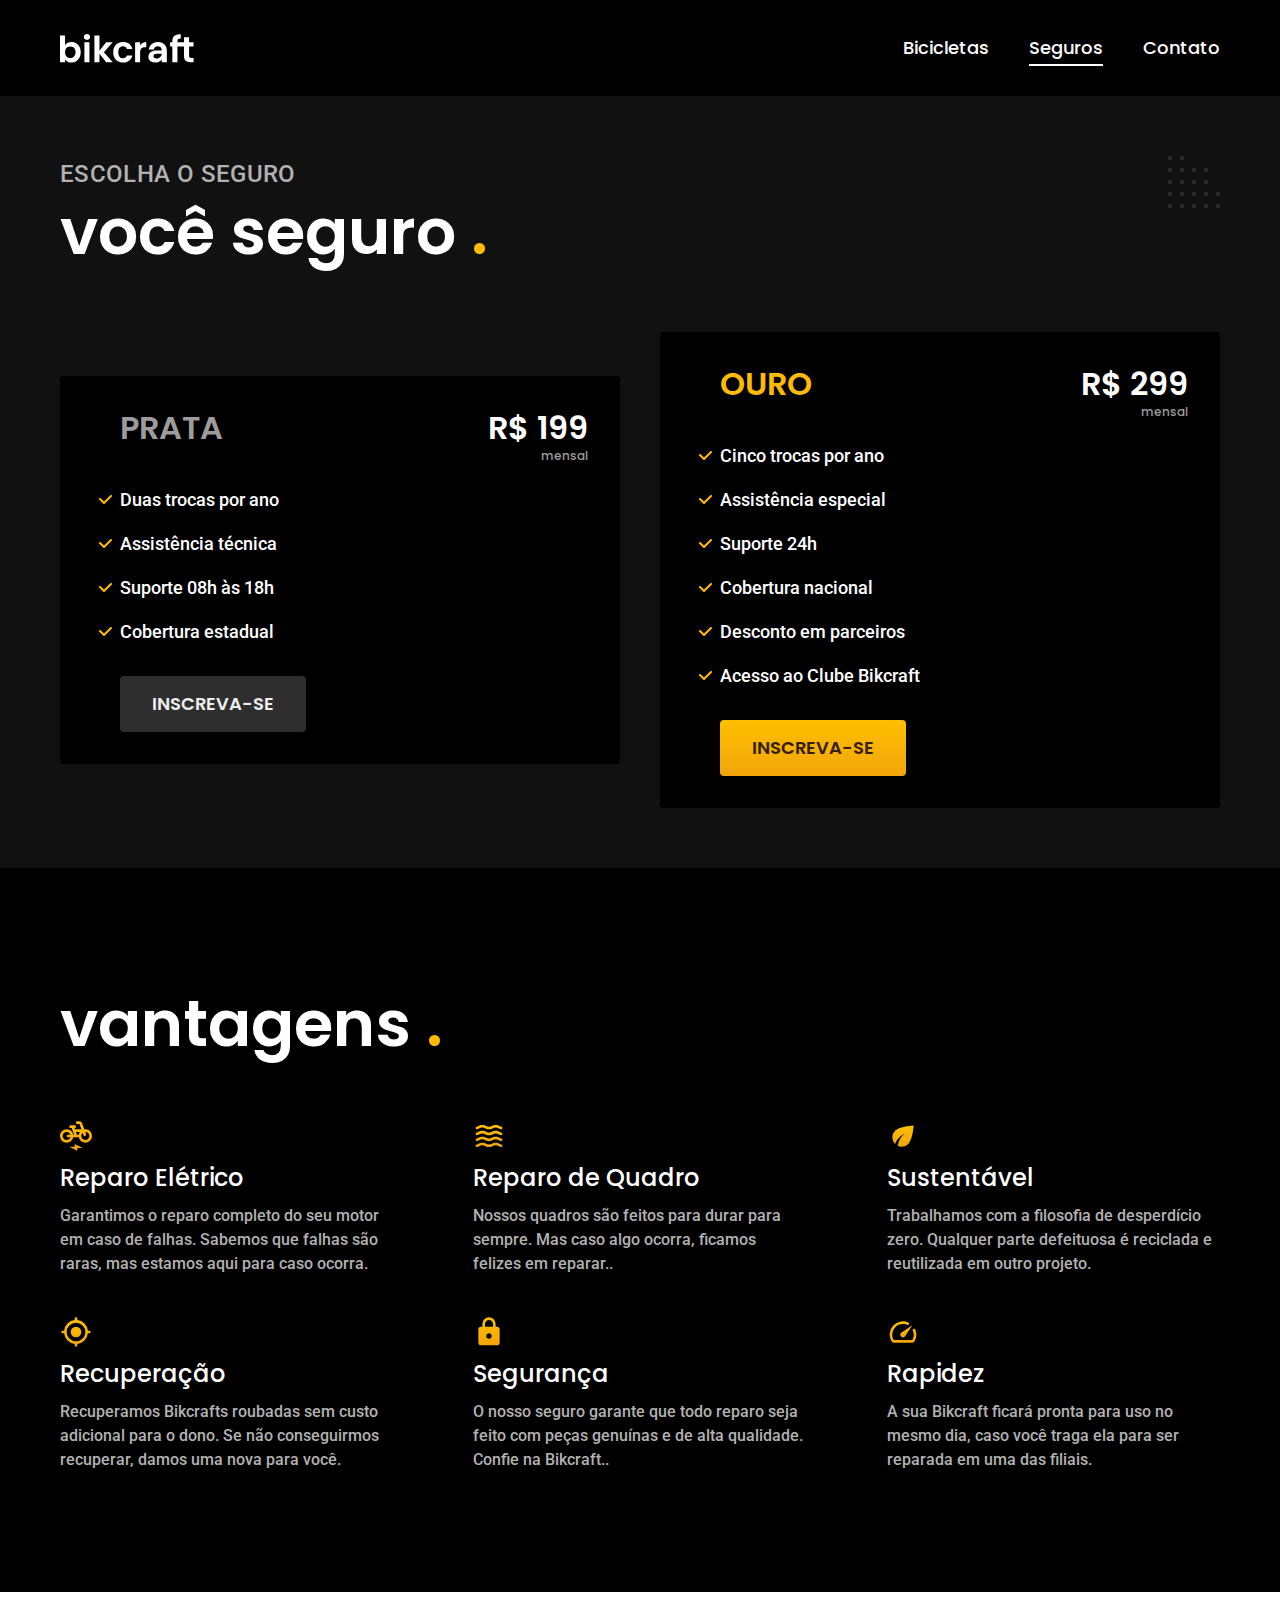
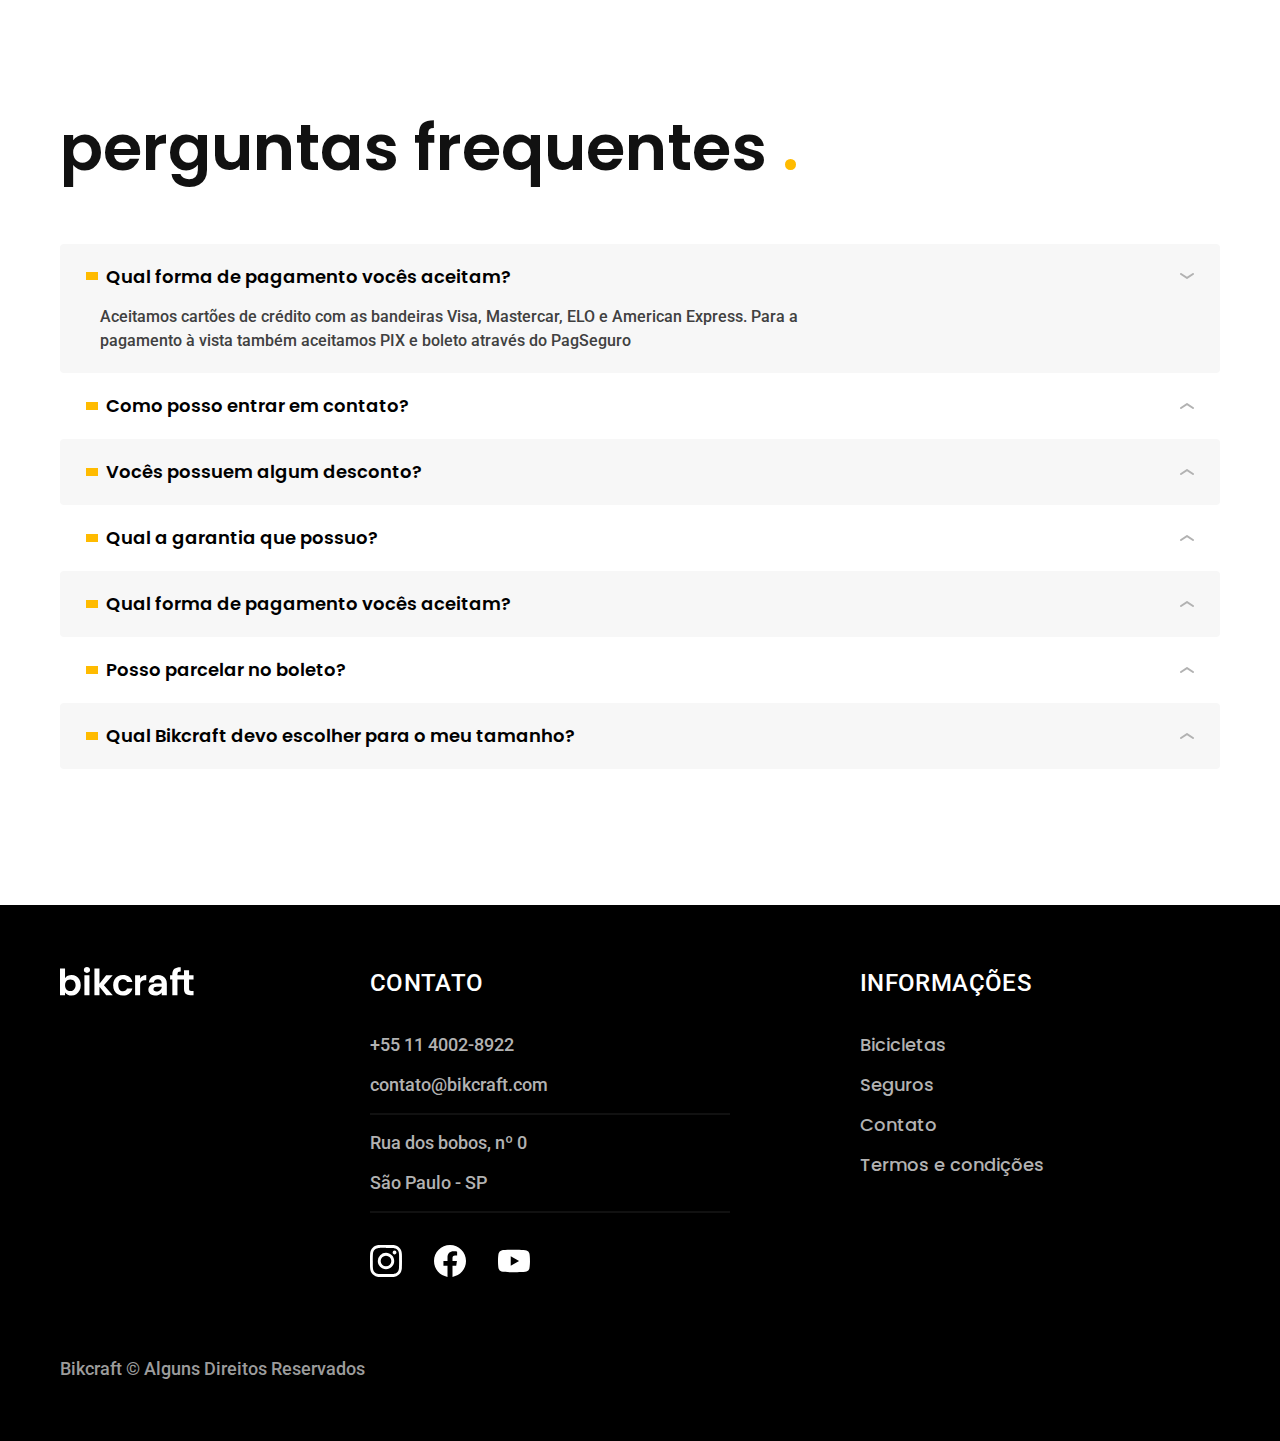
<file: seguros.html>
<!DOCTYPE html>
<html lang="pt-br">
  <head>
    <meta charset="UTF-8" />
    <meta http-equiv="X-UA-Compatible" content="IE=edge" />
    <meta name="viewport" content="width=device-width, initial-scale=1.0" />
    <title>Seguros | Bikcraft</title>
    <meta name="description" content="Seguros" />
    <link rel="icon" href="./favicon.svg" type="image/svg+xml">
    <link rel="preload" href="./css/style.min.css" as="style">
    <link rel="stylesheet" href="./css/style.min.css">
    <link rel="preconnect" href="https://fonts.googleapis.com" />
    <link rel="preconnect" href="https://fonts.gstatic.com" crossorigin />
    <link
      href="https://fonts.googleapis.com/css2?family=Merriweather:ital,wght@1,900&family=Poppins:wght@400;500;600&family=Roboto:wght@400;500&display=swap"
      rel="stylesheet"
    />
  <script>
   document.documentElement.classList.add('js');
    </script>
  </head>
  <body id="seguros">
    <header class="header-bg">
      <div class="header container">
        <a href="./">
          <img src="./img/bikcraft.svg" alt="Bikcraft" />
        </a>
        <nav aria-label="primaria">
          <ul class="header-menu font-1-m cor-0">
            <li><a href="./bicicletas.html">Bicicletas</a></li>
            <li><a href="./seguros.html">Seguros</a></li>
            <li><a href="./contato.html">Contato</a></li>
          </ul>
        </nav>
      </div>
    </header>

    <main class="seguros-bg">
      <div class="titulo-bg">
        <div class="titulo container">
          <p class="font-2-l-b cor-5">Escolha o seguro</p>
          <p class="font-1-xxl cor-0">
            você seguro <span class="cor-p1">.</span>
          </p>
        </div>
      </div>

      <div class="seguros container">
        <div class="seguros-item fadeInLeft" data-anime="400">
          <h3 class="font-1-xl cor-6">PRATA</h3>
          <span class="font-1-xl cor-0"
            >R$ 199 <span class="font-1-xs cor-6">mensal</span></span
          >
          <ul class="font-2-m cor-0">
            <li>Duas trocas por ano</li>
            <li>Assistência técnica</li>
            <li>Suporte 08h às 18h</li>
            <li>Cobertura estadual</li>
          </ul>
          <a
            class="botao secundario"
            href="./orcamento.html?tipo=seguro&produto=prata"
            >Inscreva-se</a
          >
        </div>
        <div class="seguros-item fadeInRight" data-anime="400">
          <h3 class="font-1-xl cor-p1">OURO</h3>
          <span class="font-1-xl cor-0"
            >R$ 299 <span class="font-1-xs cor-6">mensal</span></span
          >
          <ul class="font-2-m cor-0">
            <li>Cinco trocas por ano</li>
            <li>Assistência especial</li>
            <li>Suporte 24h</li>
            <li>Cobertura nacional</li>
            <li>Desconto em parceiros</li>
            <li>Acesso ao Clube Bikcraft</li>
          </ul>
          <a class="botao" href="./orcamento.html?tipo=seguro&produto=ouro"
            >Inscreva-se</a
          >
        </div>
      </div>
    </main>

    <article class="vantagens-bg">
      <div class="vantagens container">
        <h2 class="font-1-xxl cor-0">
          vantagens <span class="cor-p1">.</span>
        </h2>
        <ul>
          <li>
            <img src="./img/icones/eletrica.svg" alt="" />
            <h3 class="font-1-l cor-0">Reparo Elétrico</h3>
            <p class="font-2-s cor-5">
              Garantimos o reparo completo do seu motor em caso de falhas.
              Sabemos que falhas são raras, mas estamos aqui para caso ocorra.
            </p>
          </li>
          <li>
            <img src="./img/icones/carbono.svg" alt="" />
            <h3 class="font-1-l cor-0">Reparo de Quadro</h3>
            <p class="font-2-s cor-5">
              Nossos quadros são feitos para durar para sempre. Mas caso algo
              ocorra, ficamos felizes em reparar..
            </p>
          </li>
          <li>
            <img src="./img/icones/sustentavel.svg" alt="" />
            <h3 class="font-1-l cor-0">Sustentável</h3>
            <p class="font-2-s cor-5">
              Trabalhamos com a filosofia de desperdício zero. Qualquer parte
              defeituosa é reciclada e reutilizada em outro projeto.
            </p>
          </li>
          <li>
            <img src="./img/icones/rastreador.svg" alt="" />
            <h3 class="font-1-l cor-0">Recuperação</h3>
            <p class="font-2-s cor-5">
              Recuperamos Bikcrafts roubadas sem custo adicional para o dono. Se
              não conseguirmos recuperar, damos uma nova para você.
            </p>
          </li>
          <li>
            <img src="./img/icones/seguro.svg" alt="" />
            <h3 class="font-1-l cor-0">Segurança</h3>
            <p class="font-2-s cor-5">
              O nosso seguro garante que todo reparo seja feito com peças
              genuínas e de alta qualidade. Confie na Bikcraft..
            </p>
          </li>
          <li>
            <img src="./img/icones/velocidade.svg" alt="" />
            <h3 class="font-1-l cor-0">Rapidez</h3>
            <p class="font-2-s cor-5">
              A sua Bikcraft ficará pronta para uso no mesmo dia, caso você
              traga ela para ser reparada em uma das filiais.
            </p>
          </li>
        </ul>
      </div>
    </article>

    <article class="perguntas container">
      <h2 class="font-1-xxl">
        perguntas frequentes <span class="cor-p1">.</span>
      </h2>

      <dl>
        <div>
          <dt>
            <button
              class="font-1-m-b"
              aria-controls="pergunta1"
              aria-expanded="true"
            >
              Qual forma de pagamento vocês aceitam?
            </button>
          </dt>
          <dd class="font-2-s cor-9 ativa" id="pergunta1">
            Aceitamos cartões de crédito com as bandeiras Visa, Mastercar, ELO e
            American Express. Para a pagamento à vista também aceitamos PIX e
            boleto através do PagSeguro
          </dd>
        </div>
        <div>
          <dt>
            <button
              class="font-1-m-b"
              aria-controls="pergunta2"
              aria-expanded="false"
            >
              Como posso entrar em contato?
            </button>
          </dt>
          <dd class="font-2-s cor-9" id="pergunta2">
            Aceitamos cartões de crédito com as bandeiras Visa, Mastercar, ELO e
            American Express. Para a pagamento à vista também aceitamos PIX e
            boleto através do PagSeguro
          </dd>
        </div>
        <div>
          <dt>
            <button
              class="font-1-m-b"
              aria-controls="pergunta3"
              aria-expanded="false"
            >
              Vocês possuem algum desconto?
            </button>
          </dt>
          <dd class="font-2-s cor-9" id="pergunta3">
            Aceitamos cartões de crédito com as bandeiras Visa, Mastercar, ELO e
            American Express. Para a pagamento à vista também aceitamos PIX e
            boleto através do PagSeguro
          </dd>
        </div>
        <div>
          <dt>
            <button
              class="font-1-m-b"
              aria-controls="pergunta4"
              aria-expanded="false"
            >
              Qual a garantia que possuo?
            </button>
          </dt>
          <dd class="font-2-s cor-9" id="pergunta4">
            Aceitamos cartões de crédito com as bandeiras Visa, Mastercar, ELO e
            American Express. Para a pagamento à vista também aceitamos PIX e
            boleto através do PagSeguro
          </dd>
        </div>
        <div>
          <dt>
            <button
              class="font-1-m-b"
              aria-controls="pergunta5"
              aria-expanded="false"
            >
              Qual forma de pagamento vocês aceitam?
            </button>
          </dt>
          <dd class="font-2-s cor-9" id="pergunta5">
            Aceitamos cartões de crédito com as bandeiras Visa, Mastercar, ELO e
            American Express. Para a pagamento à vista também aceitamos PIX e
            boleto através do PagSeguro
          </dd>
        </div>
        <div>
          <dt>
            <button
              class="font-1-m-b"
              aria-controls="pergunta6"
              aria-expanded="false"
            >
              Posso parcelar no boleto?
            </button>
          </dt>
          <dd class="font-2-s cor-9" id="pergunta6">
            Aceitamos cartões de crédito com as bandeiras Visa, Mastercar, ELO e
            American Express. Para a pagamento à vista também aceitamos PIX e
            boleto através do PagSeguro
          </dd>
        </div>
        <div>
          <dt>
            <button
              class="font-1-m-b"
              aria-controls="pergunta7"
              aria-expanded="false"
            >
              Qual Bikcraft devo escolher para o meu tamanho?
            </button>
          </dt>
          <dd class="font-2-s cor-9" id="pergunta7">
            Aceitamos cartões de crédito com as bandeiras Visa, Mastercar, ELO e
            American Express. Para a pagamento à vista também aceitamos PIX e
            boleto através do PagSeguro
          </dd>
        </div>
      </dl>
    </article>

    <footer class="footer-bg">
      <div class="footer container">
        <img src="./img/bikcraft.svg" alt="Bikcraft" />
        <div class="footer-contato">
          <h3 class="font-2-l-b cor-0">Contato</h3>
          <ul class="font-2-m cor-5">
            <li><a href="tel:+551140028922">+55 11 4002-8922</a></li>
            <li>
              <a href="mailto:contaot@bikcraft.com">contato@bikcraft.com</a>
            </li>
            <li>Rua dos bobos, nº 0</li>
            <li>São Paulo - SP</li>
          </ul>
          <div>
            <div class="footer-redes">
              <a href=""><img src="./img/redes/instagram.svg" alt="" /></a>
              <a href=""><img src="./img/redes/facebook.svg" alt="" /></a>
              <a href=""><img src="./img/redes/youtube.svg" alt="" /></a>
            </div>
          </div>
        </div>
        <div class="footer-informacoes">
          <h3 class="font-2-l-b cor-0">Informações</h3>
          <nav>
            <ul class="font-1-m cor-5">
              <li><a href="./bicicletas.html">Bicicletas</a></li>
              <li><a href="./seguros.html">Seguros</a></li>
              <li><a href="./contato.html">Contato</a></li>
              <li><a href="./termos.html">Termos e condições</a></li>
            </ul>
          </nav>
        </div>
        <p class="footer-copy font-2-m cor-6">
          Bikcraft © Alguns Direitos Reservados
        </p>
      </div>
    </footer>
    <script src="./js/plugins/simple-anime.js"></script>
    <script src="./js/script.js"></script>
  </body>
</html>
</file>
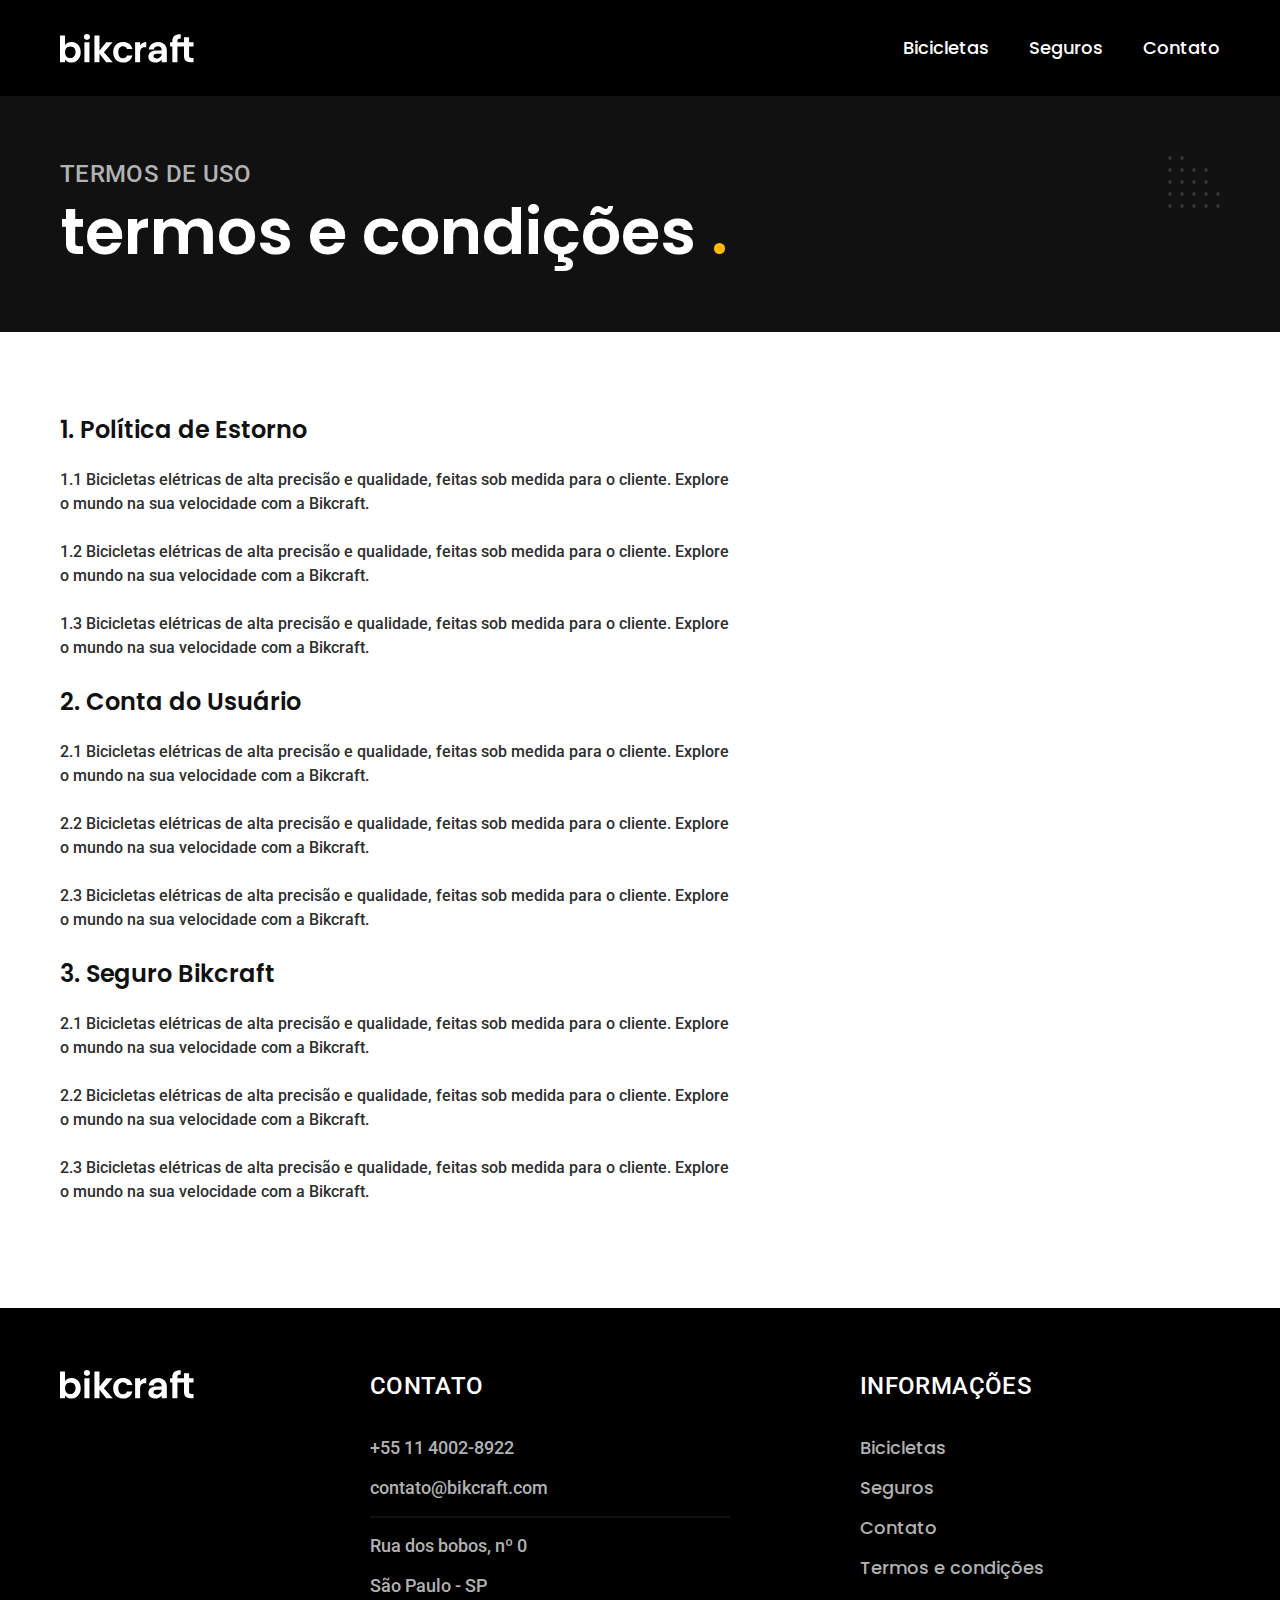
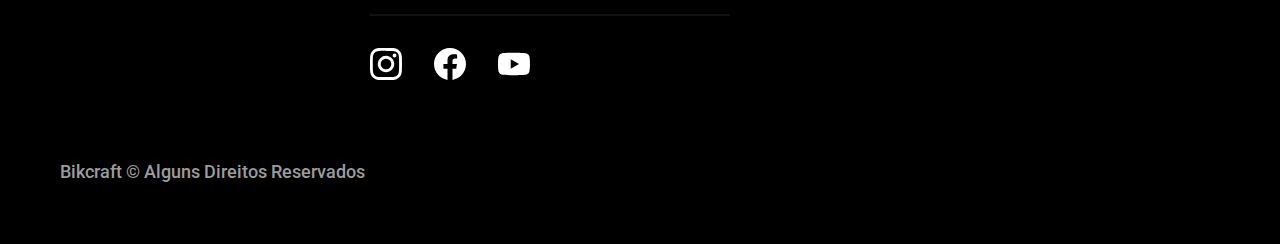
<file: termos.html>
<!DOCTYPE html>
<html lang="pt-br">
  <head>
    <meta charset="UTF-8" />
    <meta http-equiv="X-UA-Compatible" content="IE=edge" />
    <meta name="viewport" content="width=device-width, initial-scale=1.0" />
    <title>Termos e Condições | Bikcraft</title>
    <meta name="description" content="Termos e condições." />
    <link rel="icon" href="./favicon.svg" type="image/svg+xml">
    <link rel="preload" href="./css/style.min.css" as="style">
    <link rel="stylesheet" href="./css/style.min.css">
    <link rel="preconnect" href="https://fonts.googleapis.com" />
    <link rel="preconnect" href="https://fonts.gstatic.com" crossorigin />
    <link
      href="https://fonts.googleapis.com/css2?family=Merriweather:ital,wght@1,900&family=Poppins:wght@400;500;600&family=Roboto:wght@400;500&display=swap"
      rel="stylesheet"
    />
  <script>
   document.documentElement.classList.add('js');
    </script>
  </head>
  <body id="termos">
    <header class="header-bg">
      <div class="header container">
        <a href="./">
          <img src="./img/bikcraft.svg" alt="Bikcraft" />
        </a>
        <nav aria-label="primaria">
          <ul class="header-menu font-1-m cor-0">
            <li><a href="./bicicletas.html">Bicicletas</a></li>
            <li><a href="./seguros.html">Seguros</a></li>
            <li><a href="./contato.html">Contato</a></li>
          </ul>
        </nav>
      </div>
    </header>

    <main>
      <div class="titulo-bg">
        <div class="titulo container">
          <p class="font-2-l-b cor-5">Termos de uso</p>
          <p class="font-1-xxl cor-0">
            termos e condições <span class="cor-p1">.</span>
          </p>
        </div>
      </div>

      <div class="termos font-2-s cor-10 container">
        <h2 class="font-1-l cor-11">1. Política de Estorno</h2>
        <p>
          1.1 Bicicletas elétricas de alta precisão e qualidade, feitas sob
          medida para o cliente. Explore o mundo na sua velocidade com a
          Bikcraft.
        </p>
        <p>
          1.2 Bicicletas elétricas de alta precisão e qualidade, feitas sob
          medida para o cliente. Explore o mundo na sua velocidade com a
          Bikcraft.
        </p>
        <p>
          1.3 Bicicletas elétricas de alta precisão e qualidade, feitas sob
          medida para o cliente. Explore o mundo na sua velocidade com a
          Bikcraft.
        </p>
        <h2 class="font-1-l cor-11">2. Conta do Usuário</h2>
        <p>
          2.1 Bicicletas elétricas de alta precisão e qualidade, feitas sob
          medida para o cliente. Explore o mundo na sua velocidade com a
          Bikcraft.
        </p>
        <p>
          2.2 Bicicletas elétricas de alta precisão e qualidade, feitas sob
          medida para o cliente. Explore o mundo na sua velocidade com a
          Bikcraft.
        </p>
        <p>
          2.3 Bicicletas elétricas de alta precisão e qualidade, feitas sob
          medida para o cliente. Explore o mundo na sua velocidade com a
          Bikcraft.
        </p>
        <h2 class="font-1-l cor-11">3. Seguro Bikcraft</h2>
        <p>
          2.1 Bicicletas elétricas de alta precisão e qualidade, feitas sob
          medida para o cliente. Explore o mundo na sua velocidade com a
          Bikcraft.
        </p>
        <p>
          2.2 Bicicletas elétricas de alta precisão e qualidade, feitas sob
          medida para o cliente. Explore o mundo na sua velocidade com a
          Bikcraft.
        </p>
        <p>
          2.3 Bicicletas elétricas de alta precisão e qualidade, feitas sob
          medida para o cliente. Explore o mundo na sua velocidade com a
          Bikcraft.
        </p>
      </div>
    </main>

    <footer class="footer-bg">
      <div class="footer container">
        <img src="./img/bikcraft.svg" alt="Bikcraft" />
        <div class="footer-contato">
          <h3 class="font-2-l-b cor-0">Contato</h3>
          <ul class="font-2-m cor-5">
            <li><a href="tel:+551140028922">+55 11 4002-8922</a></li>
            <li>
              <a href="mailto:contaot@bikcraft.com">contato@bikcraft.com</a>
            </li>
            <li>Rua dos bobos, nº 0</li>
            <li>São Paulo - SP</li>
          </ul>
          <div>
            <div class="footer-redes">
              <a href=""><img src="./img/redes/instagram.svg" alt="" /></a>
              <a href=""><img src="./img/redes/facebook.svg" alt="" /></a>
              <a href=""><img src="./img/redes/youtube.svg" alt="" /></a>
            </div>
          </div>
        </div>
        <div class="footer-informacoes">
          <h3 class="font-2-l-b cor-0">Informações</h3>
          <nav>
            <ul class="font-1-m cor-5">
              <li><a href="./bicicletas.html">Bicicletas</a></li>
              <li><a href="./seguros.html">Seguros</a></li>
              <li><a href="./contato.html">Contato</a></li>
              <li><a href="./termos.html">Termos e condições</a></li>
            </ul>
          </nav>
        </div>
        <p class="footer-copy font-2-m cor-6">
          Bikcraft © Alguns Direitos Reservados
        </p>
      </div>
    </footer>
    <script src="./js/script.js"></script>
  </body>
</html>
</file>
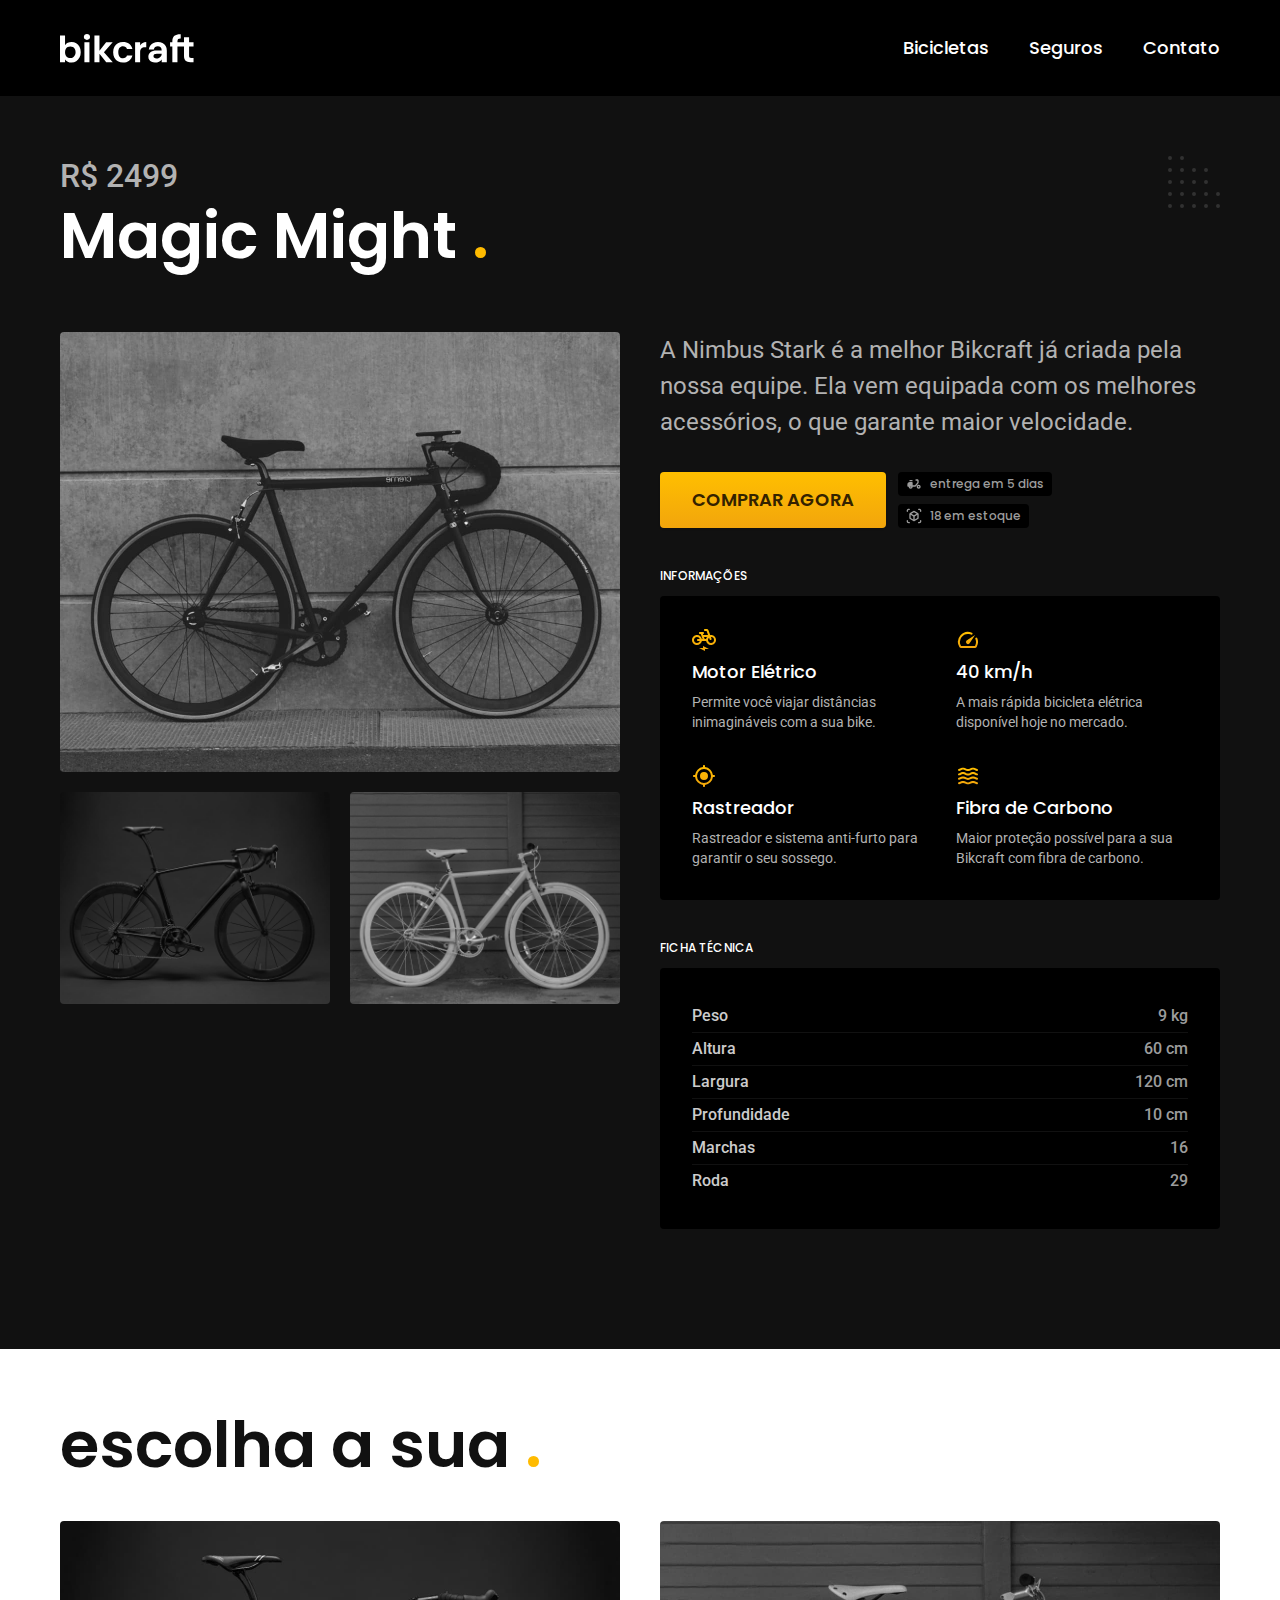
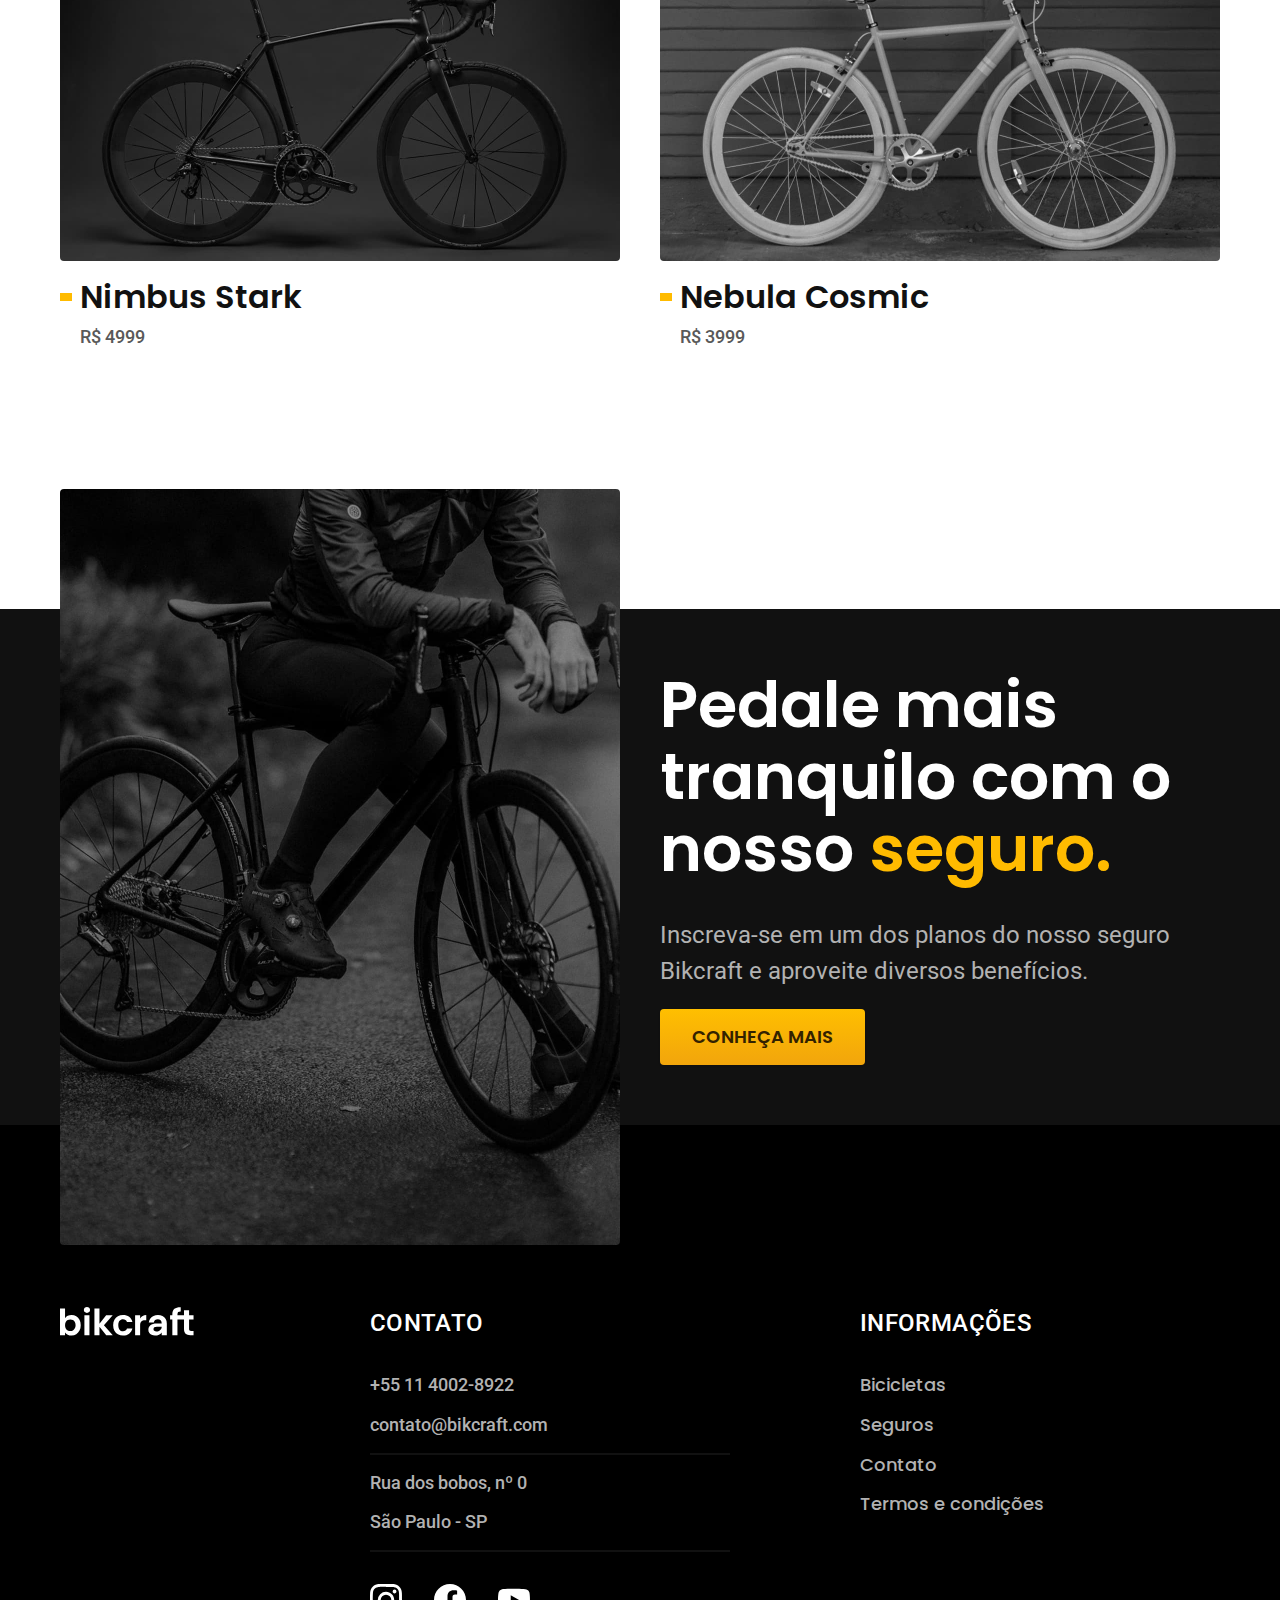
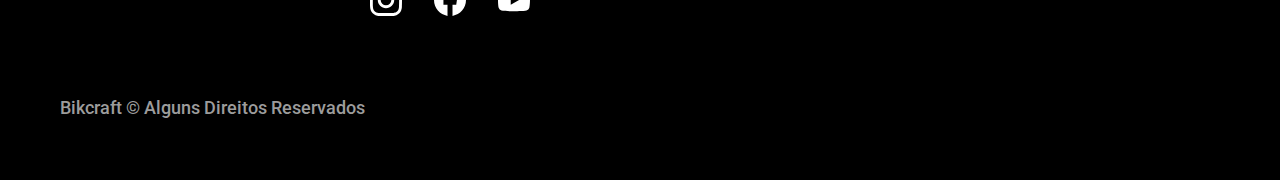
<file: bicicletas/magic.html>
<!DOCTYPE html>
<html lang="pt-br">
  <head>
    <meta charset="UTF-8" />
    <meta http-equiv="X-UA-Compatible" content="IE=edge" />
    <meta name="viewport" content="width=device-width, initial-scale=1.0" />
    <title>Magic Might | Bikcraft</title>
    <meta name="description" content="Magic Might" />
    <link rel="icon" href="../favicon.svg" type="image/svg+xml">
    <link rel="preload" href="../css/style.min.css" as="style">
    <link rel="stylesheet" href="../css/style.min.css">
    <link rel="preconnect" href="https://fonts.googleapis.com" />
    <link rel="preconnect" href="https://fonts.gstatic.com" crossorigin />
    <link
      href="https://fonts.googleapis.com/css2?family=Merriweather:ital,wght@1,900&family=Poppins:wght@400;500;600&family=Roboto:wght@400;500&display=swap"
      rel="stylesheet"
    />
  <script>
   document.documentElement.classList.add('js');
    </script>
  </head>
  <body id="bicicleta">
    <header class="header-bg">
      <div class="header container">
        <a href="./">
          <img src="../img/bikcraft.svg" alt="Bikcraft" />
        </a>
        <nav aria-label="primaria">
          <ul class="header-menu font-1-m cor-0">
            <li><a href="../bicicletas.html">Bicicletas</a></li>
            <li><a href="../seguros.html">Seguros</a></li>
            <li><a href="../contato.html">Contato</a></li>
          </ul>
        </nav>
      </div>
    </header>

    <main class="titulo-bg">
      <div>
        <div class="titulo container">
          <p class="font-2-xl cor-5">R$ 2499</p>
          <h2 class="font-1-xxl cor-0">
            Magic Might <span class="cor-p1">.</span>
          </h2>
        </div>
      </div>
      <div class="bicicleta container">
        <div class="bicicleta-imagens">
          <img src="../img/bicicleta/nimbus2.jpg" alt="" />
          <img src="../img/bicicleta/nimbus1.jpg" alt="" />
          <img src="../img/bicicleta/nimbus3.jpg" alt="" />
        </div>

        <div class="bicicleta-conteudo">
          <p class="font-2-l cor-5">
            A Nimbus Stark é a melhor Bikcraft já criada pela nossa equipe. Ela
            vem equipada com os melhores acessórios, o que garante maior
            velocidade.
          </p>
          <div class="bicicleta-comprar">
            <a class="botao" href="../orcamento.html?tipo=bikcraft&produto=magic">Comprar Agora</a>
            <span class="font-1-xs cor-6"
              ><img src="../img/icones/entrega.svg" alt="" />entrega em 5
              dias</span
            >
            <span class="font-1-xs cor-6"
              ><img src="../img/icones/estoque.svg" alt="" />18 em estoque</span
            >
          </div>
          <h2 class="font-1-xs cor-0">Informações</h2>
          <ul class="bicicleta-informacoes">
            <li>
              <img src="../img/icones/eletrica.svg" alt="" />
              <h3 class="font-1-m cor-0">Motor Elétrico</h3>
              <p class="font-2-xs cor-5">
                Permite você viajar distâncias inimagináveis com a sua bike.
              </p>
            </li>
            <li>
              <img src="../img/icones/velocidade.svg" alt="" />
              <h3 class="font-1-m cor-0">40 km/h</h3>
              <p class="font-2-xs cor-5">
                A mais rápida bicicleta elétrica disponível hoje no mercado.
              </p>
            </li>
            <li>
              <img src="../img/icones/rastreador.svg" alt="" />
              <h3 class="font-1-m cor-0">Rastreador</h3>
              <p class="font-2-xs cor-5">
                Rastreador e sistema anti-furto para garantir o seu sossego.
              </p>
            </li>
            <li>
              <img src="../img/icones/carbono.svg" alt="" />
              <h3 class="font-1-m cor-0">Fibra de Carbono</h3>
              <p class="font-2-xs cor-5">
                Maior proteção possível para a sua Bikcraft com fibra de
                carbono.
              </p>
            </li>
          </ul>
          <h2 class="font-1-xs cor-0">Ficha Técnica</h2>
          <ul class="bicicleta-ficha font-2-s cor-4">
            <li>Peso <span>9 kg</span></li>
            <li>Altura <span>60 cm</span></li>
            <li>Largura <span>120 cm</span></li>
            <li>Profundidade <span>10 cm</span></li>
            <li>Marchas <span>16</span></li>
            <li>Roda <span>29</span></li>
          </ul>
        </div>
      </div>
    </main>

    <article class="bicicletas-lista container">
      <h2 class="font-1-xxl">escolha a sua <span class="cor-p1">.</span></h2>
      <ul>
        <li>
          <a href="./nimbus.html">
            <img src="../img/bicicletas/nimbus.jpg" alt="Bicicleta preta" />
            <h3 class="font-1-xl">Nimbus Stark</h3>
            <span class="font-2-m cor-8">R$ 4999</span>
          </a>
        </li>
        <li>
          <a href="./nebula.html">
            <img src="../img/bicicletas/nebula.jpg" alt="Bicicleta branca" />
            <h3 class="font-1-xl">Nebula Cosmic</h3>
            <span class="font-2-m cor-8">R$ 3999</span>
          </a>
        </li>
      </ul>
    </article>

    <article class="seguro-bg">
      <div class="seguro container">
        <div class="seguro-imagem">
          <img
            src="../img/fotos/seguros.jpg"
            alt="Pessoa parada em cima de uma bicicleta"
          />
        </div>
        <div class="seguro-conteudo">
          <h2 class="font-1-xxl cor-0">
            Pedale mais tranquilo com o nosso
            <span class="cor-p1">seguro.</span>
          </h2>
          <p class="font-2-l cor-5">
            Inscreva-se em um dos planos do nosso seguro Bikcraft e aproveite
            diversos benefícios.
          </p>
          <a class="botao" href="../seguros.html">Conheça mais</a>
        </div>
      </div>
    </article>

    <footer class="footer-bg">
      <div class="footer container">
        <img src="../img/bikcraft.svg" alt="Bikcraft" />
        <div class="footer-contato">
          <h3 class="font-2-l-b cor-0">Contato</h3>
          <ul class="font-2-m cor-5">
            <li><a href="tel:+551140028922">+55 11 4002-8922</a></li>
            <li>
              <a href="mailto:contaot@bikcraft.com">contato@bikcraft.com</a>
            </li>
            <li>Rua dos bobos, nº 0</li>
            <li>São Paulo - SP</li>
          </ul>
          <div>
            <div class="footer-redes">
              <a href=""><img src="../img/redes/instagram.svg" alt="" /></a>
              <a href=""><img src="../img/redes/facebook.svg" alt="" /></a>
              <a href=""><img src="../img/redes/youtube.svg" alt="" /></a>
            </div>
          </div>
        </div>
        <div class="footer-informacoes">
          <h3 class="font-2-l-b cor-0">Informações</h3>
          <nav>
            <ul class="font-1-m cor-5">
              <li><a href="../bicicletas.html">Bicicletas</a></li>
              <li><a href="../seguros.html">Seguros</a></li>
              <li><a href="../contato.html">Contato</a></li>
              <li><a href="../termos.html">Termos e condições</a></li>
            </ul>
          </nav>
        </div>
        <p class="footer-copy font-2-m cor-6">
          Bikcraft © Alguns Direitos Reservados
        </p>
      </div>
    </footer>
    <script src="../js/script.js"></script>
  </body>
</html>
</file>
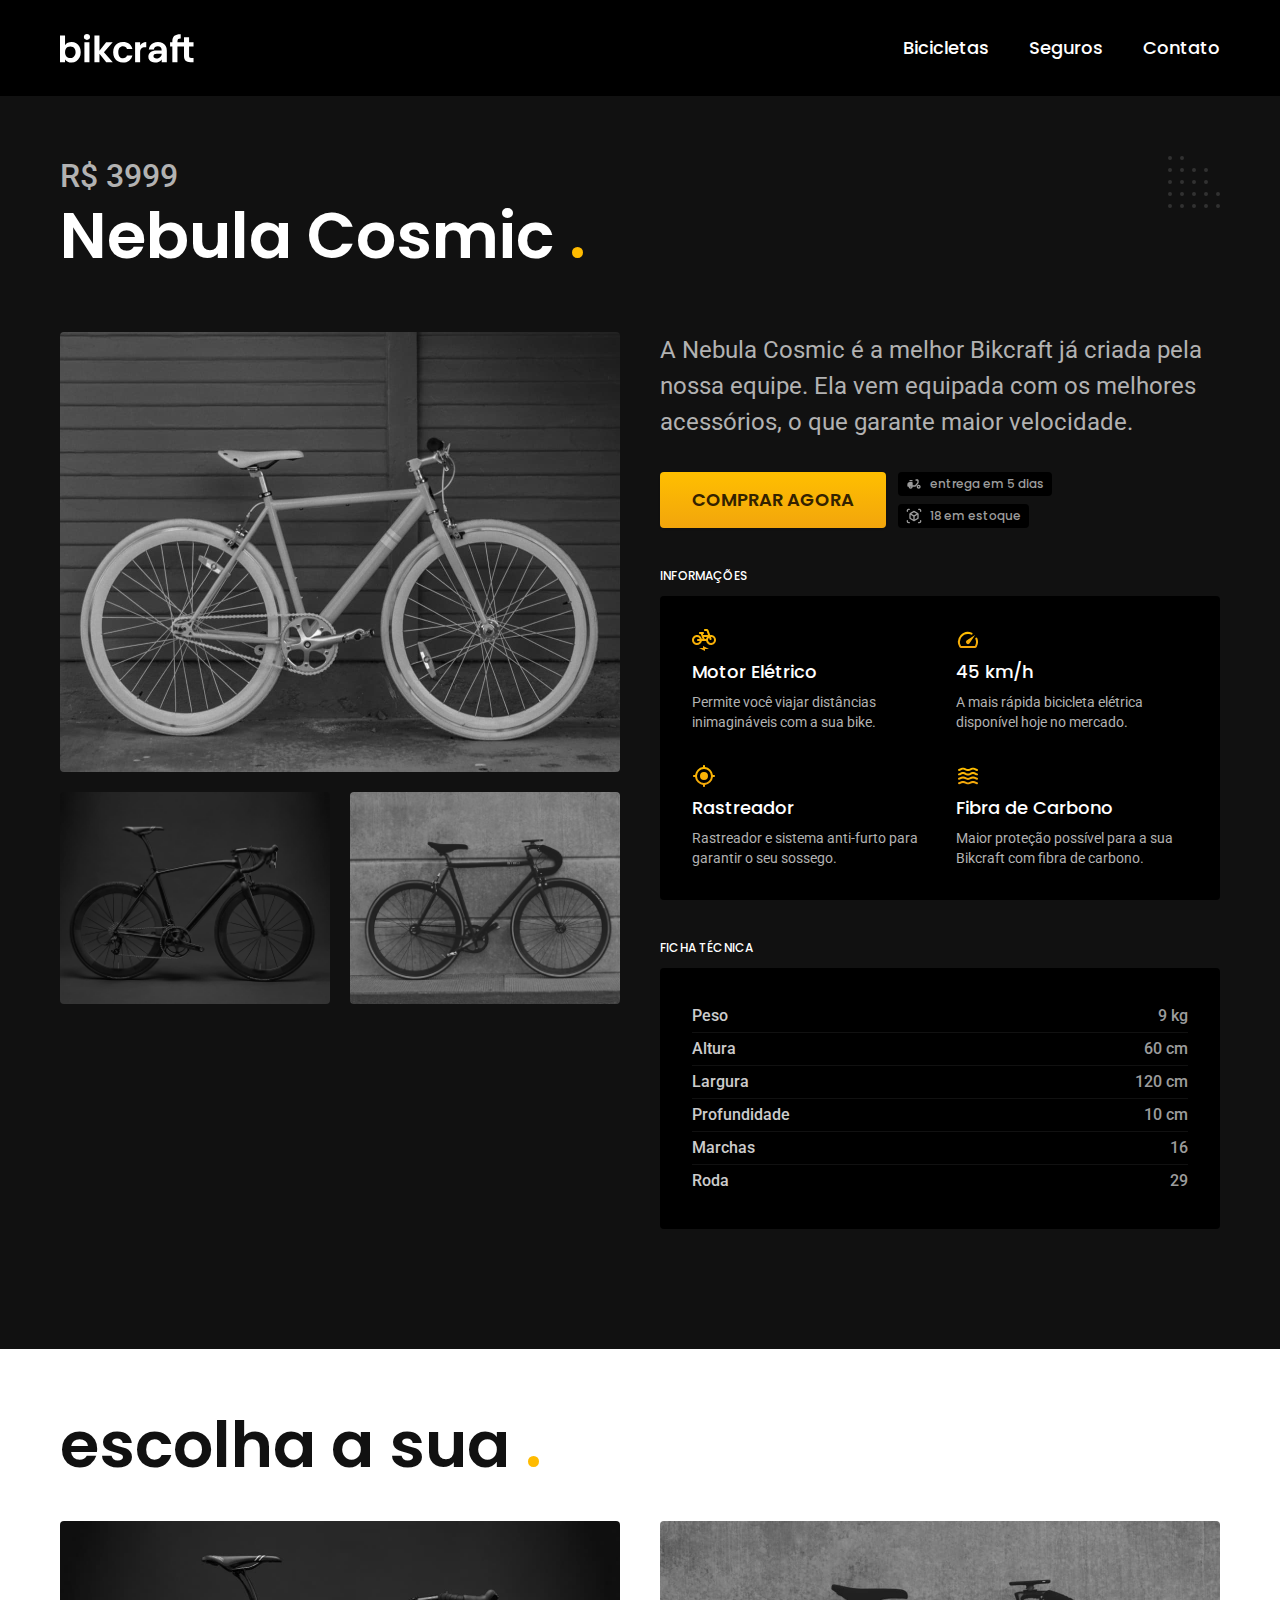
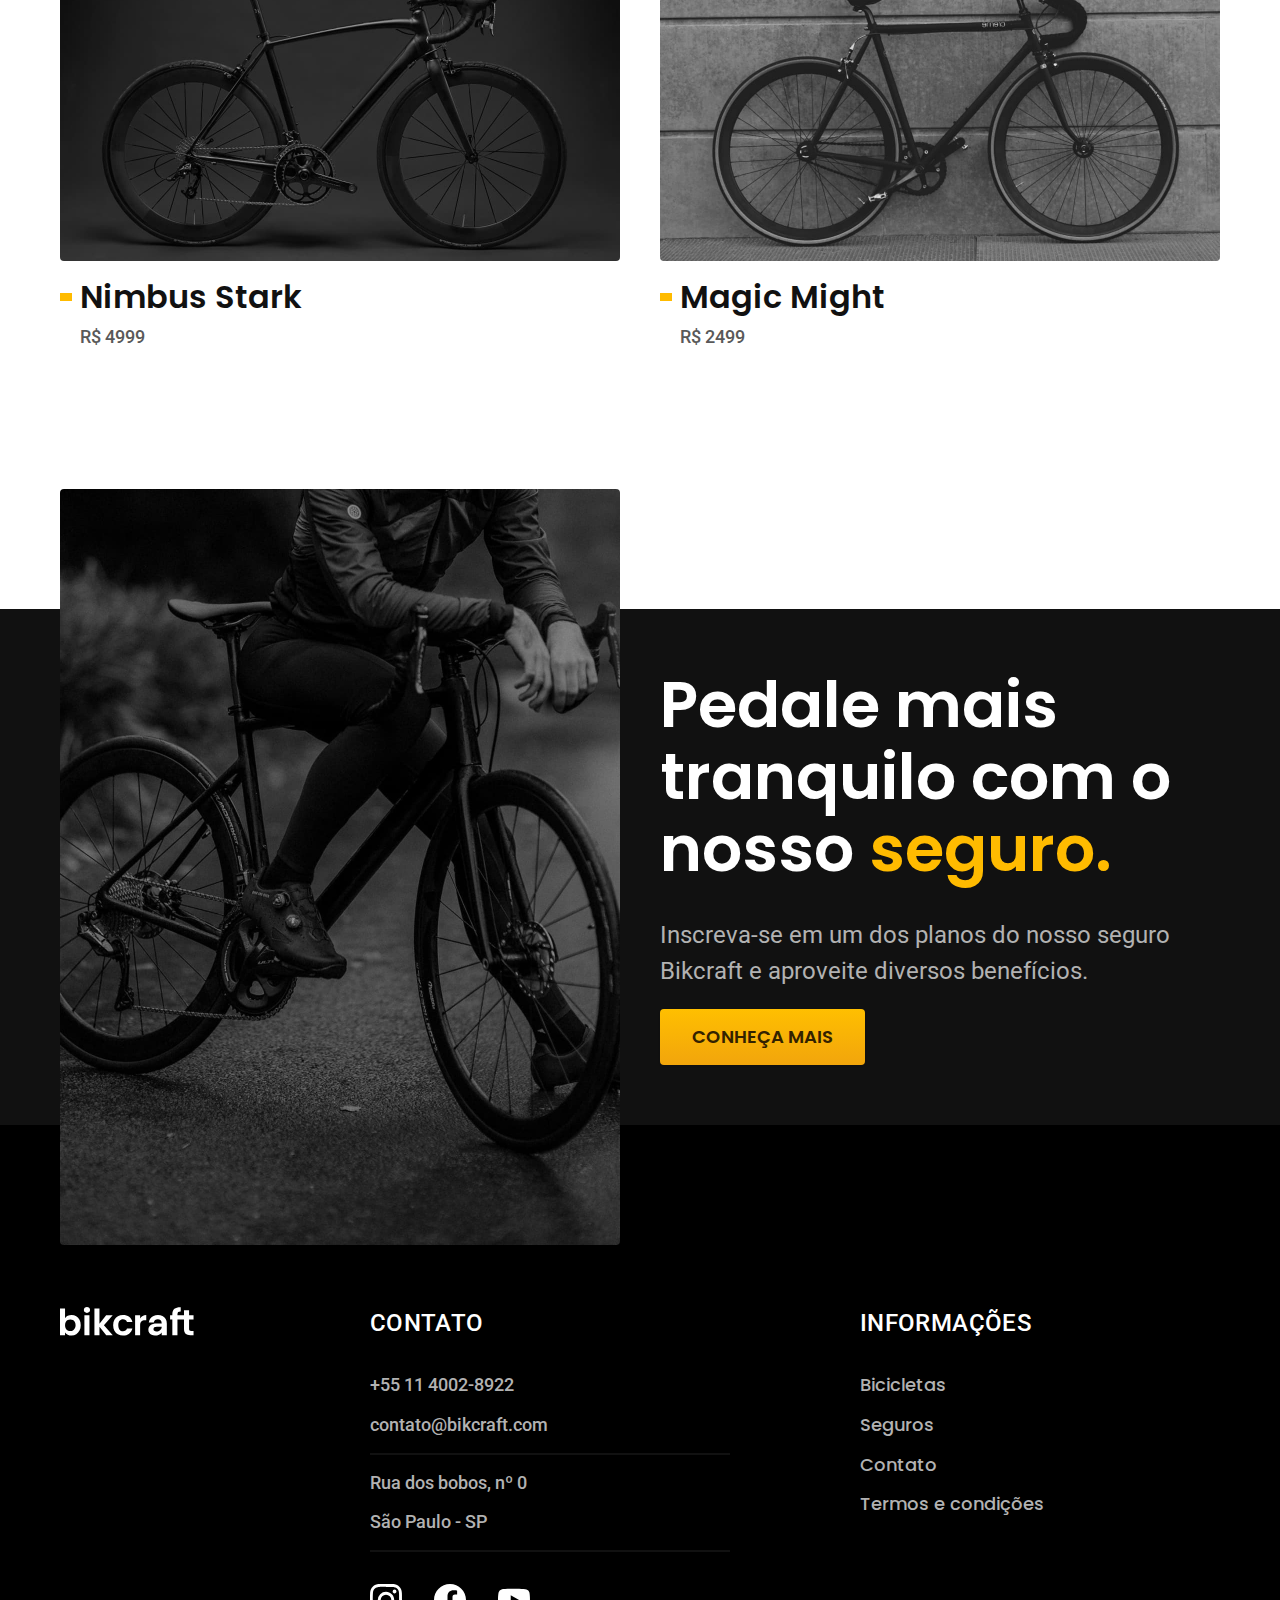
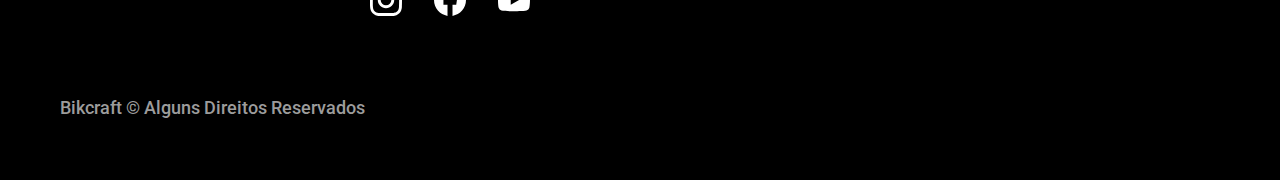
<file: bicicletas/nebula.html>
<!DOCTYPE html>
<html lang="pt-br">
  <head>
    <meta charset="UTF-8" />
    <meta http-equiv="X-UA-Compatible" content="IE=edge" />
    <meta name="viewport" content="width=device-width, initial-scale=1.0" />
    <title>Nebula Cosmic | Bikcraft</title>
    <meta name="description" content="Nebula Cosmic" />
    <link rel="icon" href="../favicon.svg" type="image/svg+xml">
    <link rel="preload" href="../css/style.min.css" as="style">
    <link rel="stylesheet" href="../css/style.min.css">
    <link rel="preconnect" href="https://fonts.googleapis.com" />
    <link rel="preconnect" href="https://fonts.gstatic.com" crossorigin />
    <link
      href="https://fonts.googleapis.com/css2?family=Merriweather:ital,wght@1,900&family=Poppins:wght@400;500;600&family=Roboto:wght@400;500&display=swap"
      rel="stylesheet"
    />
  <script>
   document.documentElement.classList.add('js');
    </script>
  </head>
  <body id="bicicleta">
    <header class="header-bg">
      <div class="header container">
        <a href="./">
          <img src="../img/bikcraft.svg" alt="Bikcraft" />
        </a>
        <nav aria-label="primaria">
          <ul class="header-menu font-1-m cor-0">
            <li><a href="../bicicletas.html">Bicicletas</a></li>
            <li><a href="../seguros.html">Seguros</a></li>
            <li><a href="../contato.html">Contato</a></li>
          </ul>
        </nav>
      </div>
    </header>

    <main class="titulo-bg">
      <div>
        <div class="titulo container">
          <p class="font-2-xl cor-5">R$ 3999</p>
          <h2 class="font-1-xxl cor-0">
            Nebula Cosmic <span class="cor-p1">.</span>
          </h2>
        </div>
      </div>
      <div class="bicicleta container">
        <div class="bicicleta-imagens">
          <img src="../img/bicicleta/nimbus3.jpg" alt="" />
          <img src="../img/bicicleta/nimbus1.jpg" alt="" />
          <img src="../img/bicicleta/nimbus2.jpg" alt="" />
        </div>

        <div class="bicicleta-conteudo">
          <p class="font-2-l cor-5">
            A Nebula Cosmic é a melhor Bikcraft já criada pela nossa equipe. Ela
            vem equipada com os melhores acessórios, o que garante maior
            velocidade.
          </p>
          <div class="bicicleta-comprar">
            <a class="botao" href="../orcamento.html?tipo=bikcraft&produto=nebula">Comprar Agora</a>
            <span class="font-1-xs cor-6"
              ><img src="../img/icones/entrega.svg" alt="" />entrega em 5
              dias</span
            >
            <span class="font-1-xs cor-6"
              ><img src="../img/icones/estoque.svg" alt="" />18 em estoque</span
            >
          </div>
          <h2 class="font-1-xs cor-0">Informações</h2>
          <ul class="bicicleta-informacoes">
            <li>
              <img src="../img/icones/eletrica.svg" alt="" />
              <h3 class="font-1-m cor-0">Motor Elétrico</h3>
              <p class="font-2-xs cor-5">
                Permite você viajar distâncias inimagináveis com a sua bike.
              </p>
            </li>
            <li>
              <img src="../img/icones/velocidade.svg" alt="" />
              <h3 class="font-1-m cor-0">45 km/h</h3>
              <p class="font-2-xs cor-5">
                A mais rápida bicicleta elétrica disponível hoje no mercado.
              </p>
            </li>
            <li>
              <img src="../img/icones/rastreador.svg" alt="" />
              <h3 class="font-1-m cor-0">Rastreador</h3>
              <p class="font-2-xs cor-5">
                Rastreador e sistema anti-furto para garantir o seu sossego.
              </p>
            </li>
            <li>
              <img src="../img/icones/carbono.svg" alt="" />
              <h3 class="font-1-m cor-0">Fibra de Carbono</h3>
              <p class="font-2-xs cor-5">
                Maior proteção possível para a sua Bikcraft com fibra de
                carbono.
              </p>
            </li>
          </ul>
          <h2 class="font-1-xs cor-0">Ficha Técnica</h2>
          <ul class="bicicleta-ficha font-2-s cor-4">
            <li>Peso <span>9 kg</span></li>
            <li>Altura <span>60 cm</span></li>
            <li>Largura <span>120 cm</span></li>
            <li>Profundidade <span>10 cm</span></li>
            <li>Marchas <span>16</span></li>
            <li>Roda <span>29</span></li>
          </ul>
        </div>
      </div>
    </main>

    <article class="bicicletas-lista container">
      <h2 class="font-1-xxl">escolha a sua <span class="cor-p1">.</span></h2>
      <ul>
        <li>
          <a href="./nimbus.html">
            <img src="../img/bicicletas/nimbus.jpg" alt="Bicicleta preta" />
            <h3 class="font-1-xl">Nimbus Stark</h3>
            <span class="font-2-m cor-8">R$ 4999</span>
          </a>
        </li>
        <li>
          <a href="./magic.html">
            <img src="../img/bicicletas/magic.jpg" alt="Bicicleta preta" />
            <h3 class="font-1-xl">Magic Might</h3>
            <span class="font-2-m cor-8">R$ 2499</span>
          </a>
        </li>
      </ul>
    </article>

    <article class="seguro-bg">
      <div class="seguro container">
        <div class="seguro-imagem">
          <img
            src="../img/fotos/seguros.jpg"
            alt="Pessoa parada em cima de uma bicicleta"
          />
        </div>
        <div class="seguro-conteudo">
          <h2 class="font-1-xxl cor-0">
            Pedale mais tranquilo com o nosso
            <span class="cor-p1">seguro.</span>
          </h2>
          <p class="font-2-l cor-5">
            Inscreva-se em um dos planos do nosso seguro Bikcraft e aproveite
            diversos benefícios.
          </p>
          <a class="botao" href="../seguros.html">Conheça mais</a>
        </div>
      </div>
    </article>

    <footer class="footer-bg">
      <div class="footer container">
        <img src="../img/bikcraft.svg" alt="Bikcraft" />
        <div class="footer-contato">
          <h3 class="font-2-l-b cor-0">Contato</h3>
          <ul class="font-2-m cor-5">
            <li><a href="tel:+551140028922">+55 11 4002-8922</a></li>
            <li>
              <a href="mailto:contaot@bikcraft.com">contato@bikcraft.com</a>
            </li>
            <li>Rua dos bobos, nº 0</li>
            <li>São Paulo - SP</li>
          </ul>
          <div>
            <div class="footer-redes">
              <a href=""><img src="../img/redes/instagram.svg" alt="" /></a>
              <a href=""><img src="../img/redes/facebook.svg" alt="" /></a>
              <a href=""><img src="../img/redes/youtube.svg" alt="" /></a>
            </div>
          </div>
        </div>
        <div class="footer-informacoes">
          <h3 class="font-2-l-b cor-0">Informações</h3>
          <nav>
            <ul class="font-1-m cor-5">
              <li><a href="../bicicletas.html">Bicicletas</a></li>
              <li><a href="../seguros.html">Seguros</a></li>
              <li><a href="../contato.html">Contato</a></li>
              <li><a href="../termos.html">Termos e condições</a></li>
            </ul>
          </nav>
        </div>
        <p class="footer-copy font-2-m cor-6">
          Bikcraft © Alguns Direitos Reservados
        </p>
      </div>
    </footer>
    <script src="../js/script.js"></script>
  </body>
</html>
</file>
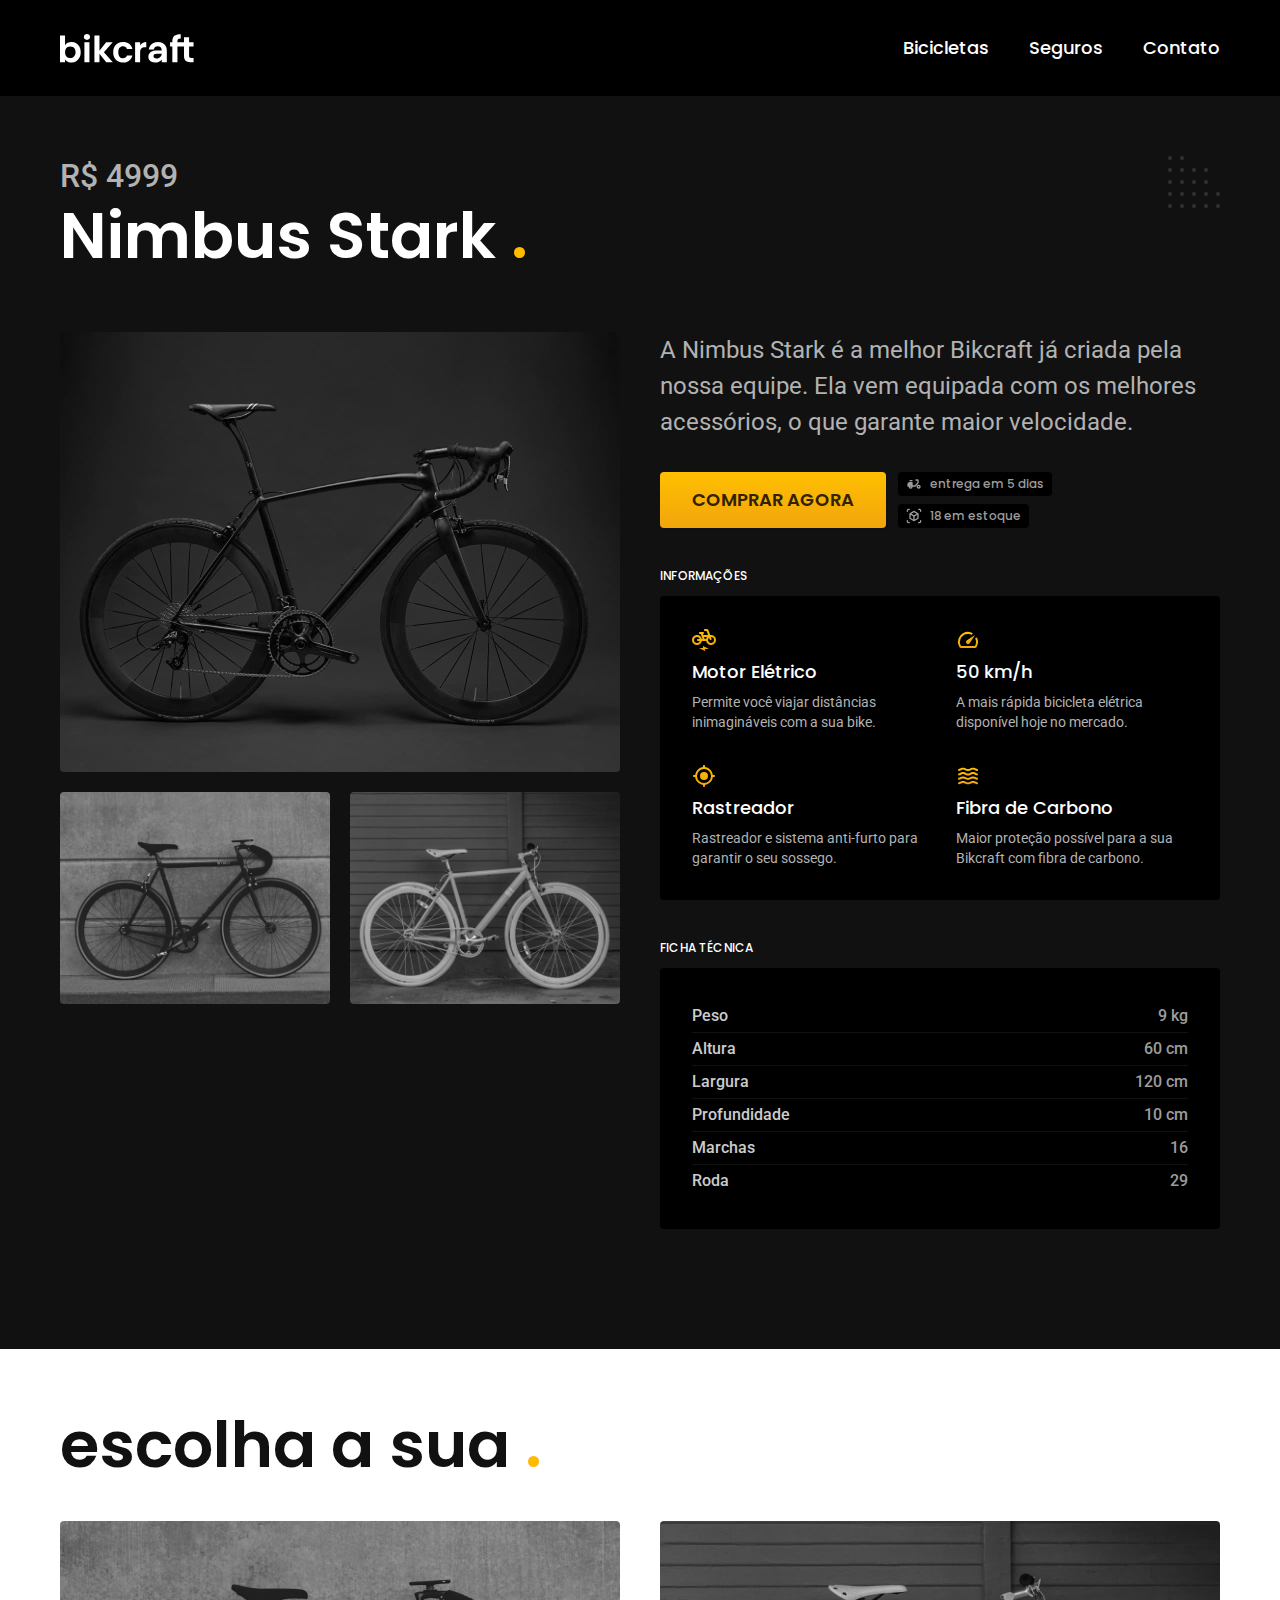
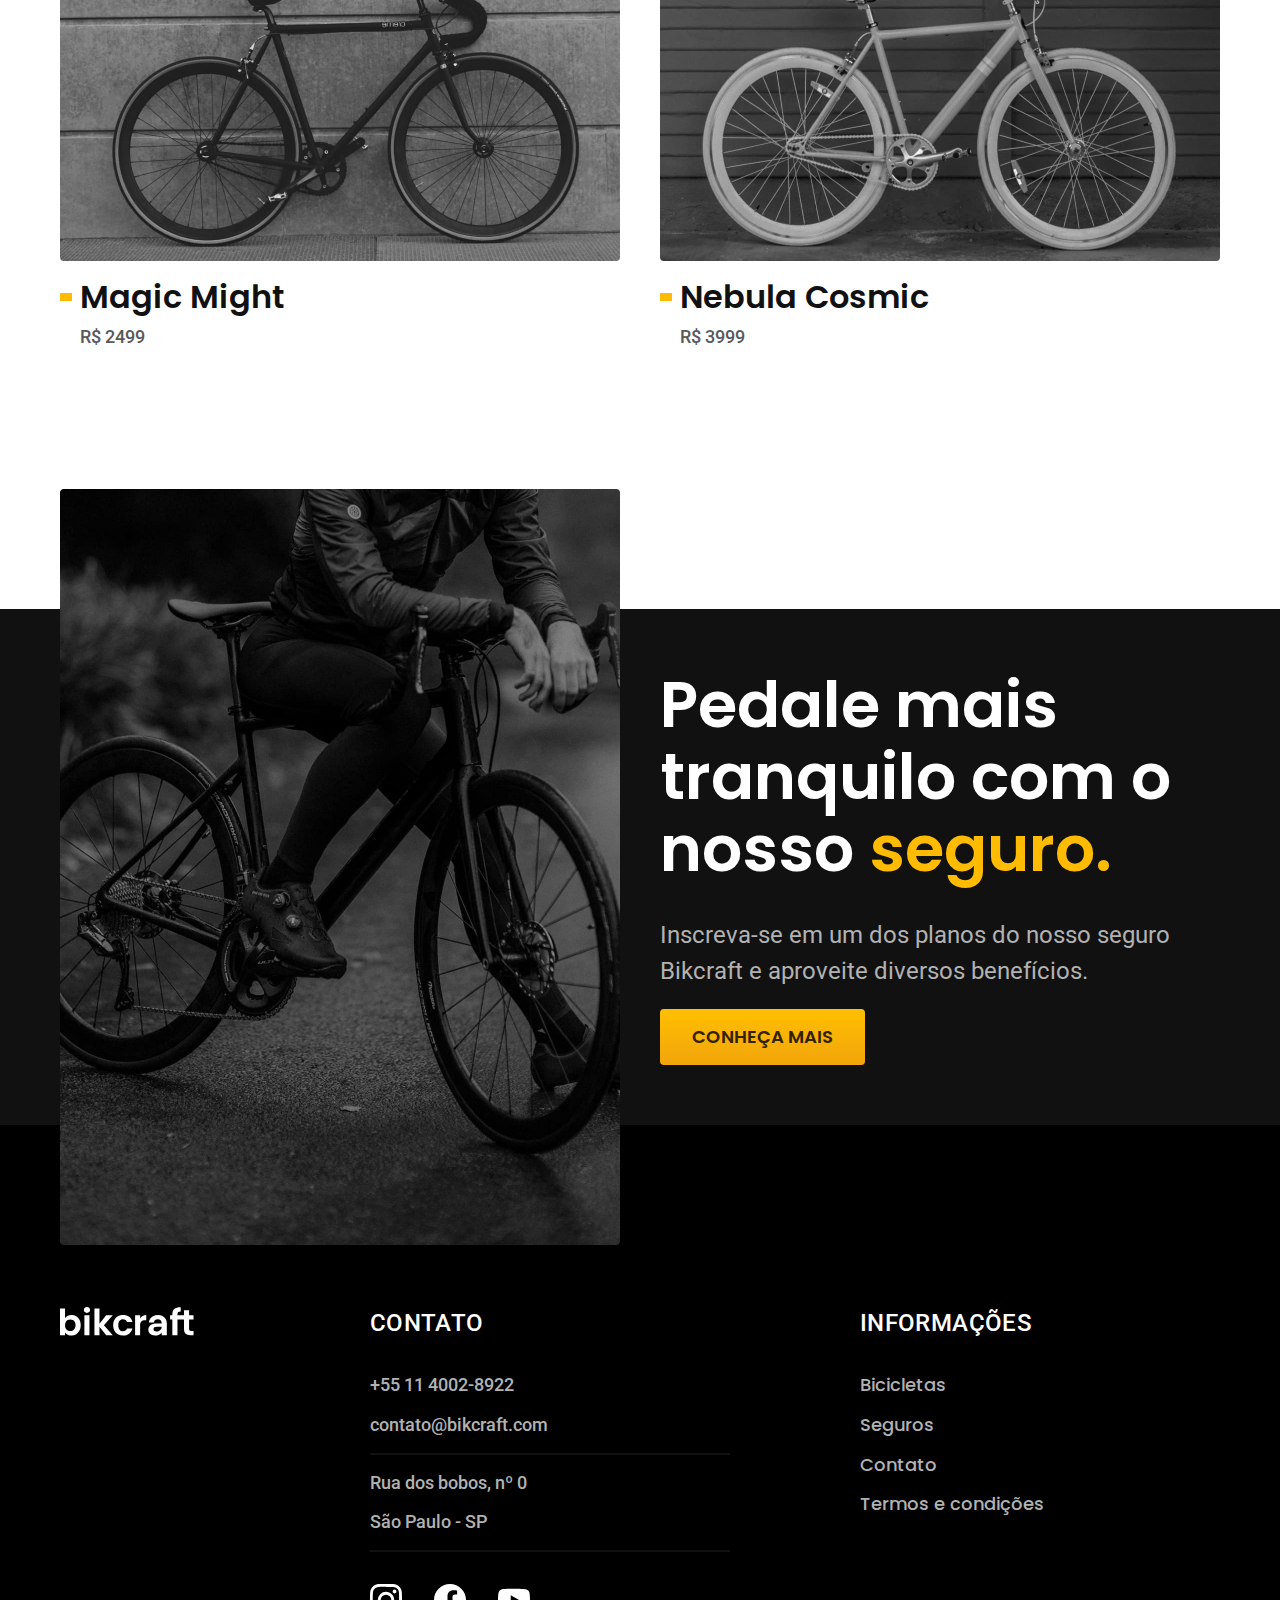
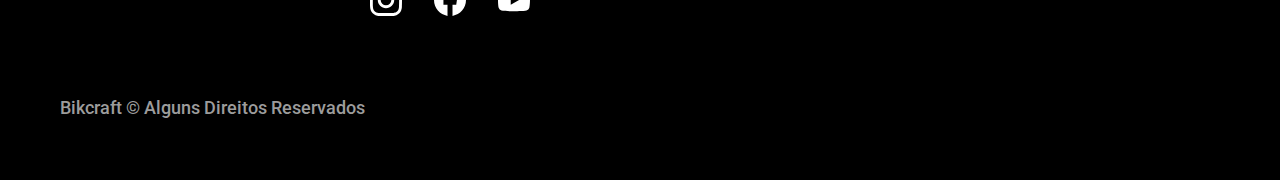
<file: bicicletas/nimbus.html>
<!DOCTYPE html>
<html lang="pt-br">
  <head>
    <meta charset="UTF-8" />
    <meta http-equiv="X-UA-Compatible" content="IE=edge" />
    <meta name="viewport" content="width=device-width, initial-scale=1.0" />
    <title>Nimbus Stark | Bikcraft</title>
    <meta name="description" content="Nimbus Stark" />
    <link rel="icon" href="../favicon.svg" type="image/svg+xml">
    <link rel="preload" href="../css/style.min.css" as="style">
    <link rel="stylesheet" href="../css/style.min.css">
    <link rel="preconnect" href="https://fonts.googleapis.com" />
    <link rel="preconnect" href="https://fonts.gstatic.com" crossorigin />
    <link
      href="https://fonts.googleapis.com/css2?family=Merriweather:ital,wght@1,900&family=Poppins:wght@400;500;600&family=Roboto:wght@400;500&display=swap"
      rel="stylesheet"
    />
  <script>
   document.documentElement.classList.add('js');
    </script>
  </head>
  <body id="bicicleta">
    <header class="header-bg">
      <div class="header container">
        <a href="./">
          <img src="../img/bikcraft.svg" alt="Bikcraft" />
        </a>
        <nav aria-label="primaria">
          <ul class="header-menu font-1-m cor-0">
            <li><a href="../bicicletas.html">Bicicletas</a></li>
            <li><a href="../seguros.html">Seguros</a></li>
            <li><a href="../contato.html">Contato</a></li>
          </ul>
        </nav>
      </div>
    </header>

    <main class="titulo-bg">
      <div>
        <div class="titulo container">
          <p class="font-2-xl cor-5">R$ 4999</p>
          <h2 class="font-1-xxl cor-0">
            Nimbus Stark <span class="cor-p1">.</span>
          </h2>
        </div>
      </div>
      <div class="bicicleta container">
        <div class="bicicleta-imagens">
          <img src="../img/bicicleta/nimbus1.jpg" alt="" />
          <img src="../img/bicicleta/nimbus2.jpg" alt="" />
          <img src="../img/bicicleta/nimbus3.jpg" alt="" />
        </div>

        <div class="bicicleta-conteudo">
          <p class="font-2-l cor-5">
            A Nimbus Stark é a melhor Bikcraft já criada pela nossa equipe. Ela
            vem equipada com os melhores acessórios, o que garante maior
            velocidade.
          </p>
          <div class="bicicleta-comprar">
            <a class="botao" href="../orcamento.html?tipo=bikcraft&produto=nimbus">Comprar Agora</a>
            <span class="font-1-xs cor-6"
              ><img src="../img/icones/entrega.svg" alt="" />entrega em 5
              dias</span
            >
            <span class="font-1-xs cor-6"
              ><img src="../img/icones/estoque.svg" alt="" />18 em estoque</span
            >
          </div>
          <h2 class="font-1-xs cor-0">Informações</h2>
          <ul class="bicicleta-informacoes">
            <li>
              <img src="../img/icones/eletrica.svg" alt="" />
              <h3 class="font-1-m cor-0">Motor Elétrico</h3>
              <p class="font-2-xs cor-5">
                Permite você viajar distâncias inimagináveis com a sua bike.
              </p>
            </li>
            <li>
              <img src="../img/icones/velocidade.svg" alt="" />
              <h3 class="font-1-m cor-0">50 km/h</h3>
              <p class="font-2-xs cor-5">
                A mais rápida bicicleta elétrica disponível hoje no mercado.
              </p>
            </li>
            <li>
              <img src="../img/icones/rastreador.svg" alt="" />
              <h3 class="font-1-m cor-0">Rastreador</h3>
              <p class="font-2-xs cor-5">
                Rastreador e sistema anti-furto para garantir o seu sossego.
              </p>
            </li>
            <li>
              <img src="../img/icones/carbono.svg" alt="" />
              <h3 class="font-1-m cor-0">Fibra de Carbono</h3>
              <p class="font-2-xs cor-5">
                Maior proteção possível para a sua Bikcraft com fibra de
                carbono.
              </p>
            </li>
          </ul>
          <h2 class="font-1-xs cor-0">Ficha Técnica</h2>
          <ul class="bicicleta-ficha font-2-s cor-4">
            <li>Peso <span>9 kg</span></li>
            <li>Altura <span>60 cm</span></li>
            <li>Largura <span>120 cm</span></li>
            <li>Profundidade <span>10 cm</span></li>
            <li>Marchas <span>16</span></li>
            <li>Roda <span>29</span></li>
          </ul>
        </div>
      </div>
    </main>

    <article class="bicicletas-lista container">
      <h2 class="font-1-xxl">escolha a sua <span class="cor-p1">.</span></h2>
      <ul>
        <li>
          <a href="./magic.html">
            <img src="../img/bicicletas/magic.jpg" alt="Bicicleta preta" />
            <h3 class="font-1-xl">Magic Might</h3>
            <span class="font-2-m cor-8">R$ 2499</span>
          </a>
        </li>
        <li>
          <a href="./nebula.html">
            <img src="../img/bicicletas/nebula.jpg" alt="Bicicleta branca" />
            <h3 class="font-1-xl">Nebula Cosmic</h3>
            <span class="font-2-m cor-8">R$ 3999</span>
          </a>
        </li>
      </ul>
    </article>

    <article class="seguro-bg">
      <div class="seguro container">
        <div class="seguro-imagem">
          <img
            src="../img/fotos/seguros.jpg"
            alt="Pessoa parada em cima de uma bicicleta"
          />
        </div>
        <div class="seguro-conteudo">
          <h2 class="font-1-xxl cor-0">
            Pedale mais tranquilo com o nosso
            <span class="cor-p1">seguro.</span>
          </h2>
          <p class="font-2-l cor-5">
            Inscreva-se em um dos planos do nosso seguro Bikcraft e aproveite
            diversos benefícios.
          </p>
          <a class="botao" href="../seguros.html">Conheça mais</a>
        </div>
      </div>
    </article>

    <footer class="footer-bg">
      <div class="footer container">
        <img src="../img/bikcraft.svg" alt="Bikcraft" />
        <div class="footer-contato">
          <h3 class="font-2-l-b cor-0">Contato</h3>
          <ul class="font-2-m cor-5">
            <li><a href="tel:+551140028922">+55 11 4002-8922</a></li>
            <li>
              <a href="mailto:contaot@bikcraft.com">contato@bikcraft.com</a>
            </li>
            <li>Rua dos bobos, nº 0</li>
            <li>São Paulo - SP</li>
          </ul>
          <div>
            <div class="footer-redes">
              <a href=""><img src="../img/redes/instagram.svg" alt="" /></a>
              <a href=""><img src="../img/redes/facebook.svg" alt="" /></a>
              <a href=""><img src="../img/redes/youtube.svg" alt="" /></a>
            </div>
          </div>
        </div>
        <div class="footer-informacoes">
          <h3 class="font-2-l-b cor-0">Informações</h3>
          <nav>
            <ul class="font-1-m cor-5">
              <li><a href="../bicicletas.html">Bicicletas</a></li>
              <li><a href="../seguros.html">Seguros</a></li>
              <li><a href="../contato.html">Contato</a></li>
              <li><a href="../termos.html">Termos e condições</a></li>
            </ul>
          </nav>
        </div>
        <p class="footer-copy font-2-m cor-6">
          Bikcraft © Alguns Direitos Reservados
        </p>
      </div>
    </footer>
    <script src="../js/script.js"></script>
  </body>
</html>
</file>
<file: css/style.min.css>
body{margin:0;font-family:Arial,Helvetica,sans-serif;color:#111}blockquote,dd,h1,h2,h3,p,ul{margin:0}ul{padding:0;list-style:none}a{text-decoration:none;color:inherit}img{max-width:100%;height:auto;display:block}img[src$=".jpg"]{border-radius:4px}.font-1-xxl{font:600 4rem/1.125 Poppins,sans-serif}.font-1-xl{font:600 2rem/1.25 Poppins,sans-serif}.font-1-l{font:500 1.5rem/1.5 Poppins,sans-serif}.font-1-m{font:500 1.125rem/1.33 Poppins,sans-serif}.font-1-m-b{font:600 1.125rem/1.33 Poppins,sans-serif}.font-1-s{font:500 1rem/1.5 Poppins,sans-serif}.font-1-xs{font:500 0.75rem/1.33 Poppins,sans-serif}.font-2-xl{font:500 2rem/1.25 Roboto,sans-serif}.font-2-l{font:400 1.5rem/1.5 Roboto,sans-serif}.font-2-l-b{font:500 1.5rem/1.5 Roboto,sans-serif;letter-spacing:.015em;text-transform:uppercase}.font-2-m{font:500 1.125rem/1.33 Roboto,sans-serif}.font-2-s{font:500 1rem/1.5 Roboto,sans-serif}.font-2-xs{font:400 0.875rem/1.43 Roboto,sans-serif}@media (max-width:1200px){.font-1-xxl{font-size:3rem}.font-2-l,.font-2-l-b{font-size:1.125px}}@media (max-width:800px){.font-1-xxl{font-size:2rem}.font-1-xl,.font-2-xl{font-size:1.5rem}}:root{--cor-0:#ffffff;--cor-1:#f7f7f7;--cor-2:#ededed;--cor-3:#dedede;--cor-4:#cccccc;--cor-5:#b2b2b2;--cor-6:#9c9c9c;--cor-7:#717171;--cor-8:#595959;--cor-9:#404040;--cor-10:#2e2e2e;--cor-11:#111111;--cor-12:#000000;--cor-p1:#ffbb00;--cor-p2:#e4a30b;--cor-p3:#a66f00;--cor-p4:#664400;--cor-p5:#332200}.cor-0{color:var(--cor-0)}.cor-1{color:var(--cor-1)}.cor-2{color:var(--cor-2)}.cor-3{color:var(--cor-3)}.cor-4{color:var(--cor-4)}.cor-5{color:var(--cor-5)}.cor-6{color:var(--cor-6)}.cor-7{color:var(--cor-7)}.cor-8{color:var(--cor-8)}.cor-9{color:var(--cor-9)}.cor-10{color:var(--cor-10)}.cor-11{color:var(--cor-11)}.cor-12{color:var(--cor-12)}.cor-p1{color:var(--cor-p1)}.cor-p2{color:var(--cor-p2)}.cor-p3{color:var(--cor-p3)}.cor-p4{color:var(--cor-p4)}.cor-p5{color:var(--cor-p5)}.header-bg{background-color:var(--cor-12)}.header{display:flex;flex-wrap:wrap;gap:20px;justify-content:space-between;align-items:center;padding:20px}.header-menu{display:flex;flex-wrap:wrap;gap:40px}.header-menu a{display:inline-block;padding:16px 0;position:relative}.header-menu a::after{content:" ";display:block;height:2px;width:0%;background-color:var(--cor-0);margin-top:4px;transition:.3s;position:absolute}.header-menu a.ativo::after,.header-menu a:hover::after{width:100%}@media (max-width:800px){.header-menu{gap:20px}.header-menu a{background-color:var(--cor-11);padding:12px 16px;border-radius:4px}.header-menu a:hover{background-color:var(--cor-10)}.header-menu a::after{display:none}}@media (max-width:600px){.header-menu{gap:12px}.header-menu a{padding:8px 12px;font-size:14px}}.footer-bg{background-color:var(--cor-12)}.footer{display:grid;grid-template-columns:3fr 5fr 4fr;gap:40px;padding-top:60px;padding-bottom:60px}.footer h3{margin-bottom:32px}.footer-contato ul{margin-bottom:32px}.footer-contato li:nth-child(2n):after{content:" ";display:block;max-width:360px;height:2px;background:var(--cor-11);margin-top:16px}.footer li{margin-bottom:16px}.footer a:hover{color:var(--cor-0)}.footer-redes{display:flex;gap:32px}.footer-copy{grid-column:1/-1;margin-top:40px}@media(max-width:800px){.footer>img{display:none}.footer{grid-template-columns:1fr 1fr}}@media(max-width:600px){.footer{grid-template-columns:1fr;gap:60px}.footer-copy{margin-top:0}}.container{max-width:1200px;padding-left:20px;padding-right:20px;box-sizing:border-box;margin-left:auto;margin-right:auto}.botao{display:inline-block;background:linear-gradient(#ffbf00,#f2a50c);border-radius:4px;padding:16px 32px;box-shadow:0 1px 2px rgba(0,0,0,.1);text-transform:uppercase;color:var(--cor-p5);font:600 1.125rem/1.33 Poppins,sans-serif;max-width:max-content;border:none;cursor:pointer}.botao:hover{background:linear-gradient(#ffb60d,#e59317)}.botao.secundario{background:var(--cor-10);color:var(--cor-2)}.botao.secundario:hover{background-color:var(--cor-9)}.botao.seta{display:flex;align-items:center}.botao.seta::after{content:" ";display:inline-block;width:18px;height:10px;margin-left:12px;background:url("../img/icones/seta.svg");transition:transform .2s}.botao.seta:hover::after{transform:translateX(4px)}@media (max-width:600px){.botao{padding:12px 16px;font-size:1rem}}.link{display:inline-block;color:var(--cor-p1);font:500 1.5rem/1.5 Poppins,sans-serif;text-transform:uppercase}.link::after{content:" ";display:block;width:100%;height:4px;background-color:currentColor}.link:hover{color:var(--cor-0)}.titulo-bg{padding-top:60px;padding-bottom:60px;background-color:var(--cor-11)}.titulo{background:url("../img/dec/top-right.svg") no-repeat top right 20px}.titulo p{margin-bottom:4px}@media (max-width:800px){.titulo-bg{padding-top:40px;padding-bottom:40px}.titulo p{font-size:1rem;text-transform:lowercase;font-weight:400}}.form{display:grid;grid-template-columns:1fr 1fr;gap:20px}.form .col-2{grid-column:span 2}.form label{display:block;margin-bottom:4px;font:500 1rem/1.5 Poppins,sans-serif}.form input[type=email],.form input[type=number],.form input[type=text],.form textarea{font:400 1rem/1.5 Roboto,sans-serif;background:var(--cor-1);border:1px solid var(--cor-2);box-sizing:border-box;border-radius:4px;padding:12px;width:100%;box-sizing:border-box}.form input[type=email]:focus,.form input[type=number],.form input[type=text]:focus,.form textarea:focus{outline:0;border-color:var(--cor-p1);background:var(--cor-0);box-shadow:0 0 0 2px #fea}@media (max-width:600px){.form{grid-template-columns:1fr}.form .col-2{grid-column:1}}.js .fadeInDown{transform:translate3d(0,-20px,0)}.js .fadeInUp{transform:translate3d(0,20px,0)}.js .fadeInRight{transform:translate3d(20px,0,0)}.js .fadeInLeft{transform:translate3d(-20px,0,0)}.js [data-anime]{opacity:0}.js .anime{opacity:1;transform:none;transition:transform .8s,opacity .8s}.introducao-bg{background:var(--cor-12) url("../img/dec/bottom-left.svg") no-repeat bottom 160px left 20px;box-shadow:inset 0 -120px var(--cor-0)}.introducao{display:grid;grid-template-columns:1fr 1fr;gap:0 40px}.introducao-imagem{margin-bottom:-120px}.introducao img{width:100%;height:100%;object-fit:cover}.introducao-conteudo{align-self:end;padding-bottom:200px}.introducao h1{margin-bottom:32px}.introducao p{margin-bottom:20px}@media (max-width:800px){.introducao-bg{background-color:var(--cor-11);padding-top:40px;box-shadow:inset 0 -60px var(--cor-0)}.introducao{grid-template-columns:1fr;gap:32px}.introducao-conteudo{padding-bottom:0}.introducao h1{margin-bottom:16px}.introducao img{height:300px;width:100px}}.tecnologia-bg{background-color:var(--cor-11);box-shadow:inset 0 80px var(--cor-0),inset 0 -80px var(--cor-0)}.tecnologia{display:grid;grid-template-columns:1fr 1fr;gap:40px}.tecnologia-imagem img{width:100%;height:100%;object-fit:cover;object-position:left}.tecnologia-conteudo{padding-top:160px;padding-bottom:160px}.tecnologia-conteudo>span{display:block;margin-bottom:20px}.tecnologia-conteudo h2{margin-bottom:32px}.tecnologia-conteudo>p{margin-bottom:20px}.tecnologia-conteudo a{margin-bottom:80px}.tecnologia-vantagens{display:flex;gap:40px}.tecnologia-vantagens h3{margin-bottom:8px;width:max-content}.tecnologia-vantagens img{width:24px;margin-bottom:8px}@media(max-width:800px){.tecnologia-bg{box-shadow:initial}.tecnologia{grid-template-columns:1fr}.tecnologia a{margin-bottom:60px}.tecnologia-conteudo{padding-top:60px;padding-bottom:60px}.tecnologia-imagem{display:none}}@media(max-width:600px){.tecnologia-vantagens{flex-direction:column}}.parceiros{padding-top:60px;padding-bottom:120px}.parceiros h2{margin-bottom:60px}.parceiros ul{padding:0 20px;max-width:1400px;display:grid;grid-template-columns:repeat(4,1fr);margin:0 auto}.parceiros li{display:flex;padding:32px;border-left:2px solid var(--cor-2)}.parceiros li:first-child,li:nth-child(5){border-left:none}.parceiros li:nth-child(n+5){border-top:2px solid var(--cor-2)}.parceiros img{margin:auto}@media(max-width:800px){.parceiros{padding-bottom:60px}.parceiros h2{margin-bottom:20px}.parceiros ul{grid-template-columns:repeat(2,1fr)}.parceiros li{padding:20px}.parceiros li:nth-child(n+3){border-top:2px solid var(--cor-2)}.parceiros li:nth-child(odd){border-left:none}}.depoimento{display:grid;grid-template-columns:1fr 1fr;background-color:var(--cor-p1);overflow:hidden}.depoimento img{width:100%;height:100%;object-fit:cover;border-radius:0}.depoimento-conteudo{padding:40px 40px 80px 80px;align-self:flex-end;background:url("../img/dec/bottom-right-p.svg") no-repeat bottom 40px right 40px}.depoimento-conteudo p{max-width:32ch;font-family:Merriweather,serif;font-style:italic;font-weight:900;margin-bottom:32px;position:relative}.depoimento p::after,.depoimento p::before{font-size:5rem;color:var(--cor-p2);position:absolute}.depoimento p::before{content:'“';left:-50px;top:-20px}.depoimento p::after{content:'”'}@media(min-width:1200px){.depoimento img{max-width:520px}}@media(max-width:800px){.depoimento{grid-template-columns:1fr;text-align:center}.depoimento img{max-width:200px}.depoimento-conteudo{justify-self:center;padding:40px 20px}}.bicicletas-lista{padding-top:60px;padding-bottom:120px}.bicicletas-lista h2{margin-bottom:40px}.bicicletas-lista ul{display:flex;gap:40px;padding:0 20px 20px 20px;max-width:1400px;margin-left:auto;margin-right:auto;overflow-x:auto}#bicicleta .bicicletas-lista ul{padding:0 0 20px 0}.bicicletas-lista li{min-width:280px}.bicicletas-lista a{display:block}.bicicletas-lista img{margin-bottom:16px}.bicicletas-lista h3{margin-bottom:8px;display:flex;align-items:center}.bicicletas-lista h3::before{content:" ";display:inline-block;height:8px;width:12px;margin-right:8px;background-color:var(--cor-p1);transition:width .2s}.bicicletas-lista a:hover h3::before{width:24px}.bicicletas-lista li span{padding-left:20px}@media(max-width:800px){.bicicletas-lista{padding-bottom:60px}.bicicletas-lista ul{gap:20px}}.bicicletas-bg{background-image:linear-gradient(to right,var(--cor-0) 30%,var(--cor-11) 0)}.bicicletas{display:grid;grid-template-columns:1fr 1fr;gap:40px;padding-top:60px;padding-bottom:60px;background:url("../img/dec/top-right.svg") no-repeat top 40px right 20px}.bicicletas-imagem{display:grid}.bicicletas-imagem img{grid-area:1/1}.bicicletas-imagem span{grid-area:1/1;place-self:start end;margin-top:20px;background:var(--cor-12);display:inline-block;padding:8px 16px 8px 8px;border-radius:4px 0 0 4px}.bicicletas-conteudo{display:grid;grid-template-columns:1fr auto;align-content:start}.bicicletas h2,.bicicletas p{grid-column:1/-1}.bicicletas h2{margin-bottom:20px}.bicicletas h2::before{content:" ";display:block;width:12px;height:8px;background-color:var(--cor-p1);margin-bottom:8px}.bicicletas p{margin-bottom:32px}.bicicletas a{place-self:end}.bicicletas ul{display:grid;gap:16px}.bicicletas li{display:flex;align-items:center}.bicicletas-conteudo img{width:24px;margin-right:8px}@media (max-width:800px){.bicicletas-bg{background:var(--cor-11)}.bicicletas{grid-template-columns:1fr;gap:20px;padding-top:40px;padding-bottom:40px}}@media (max-width:600px){.bicicletas-conteudo{grid-template-columns:1fr}.bicicletas ul{font-size:1rem;grid-template-columns:1fr 1fr;margin-bottom:32px}.bicicletas a{place-self:start}}.bicicleta{display:grid;grid-template-columns:1fr 1fr;align-items:start;gap:40px;padding-top:60px;padding-bottom:60px}#bicicleta .titulo p{text-transform:uppercase}.bicicleta-imagens{display:flex;flex-wrap:wrap;gap:20px}.bicicleta-imagens img{flex:1;min-width:200px}.bicicleta-imagens img:first-child{min-width:100%}.bicicleta-conteudo>p{margin-bottom:32px}.bicicleta-comprar{display:grid;grid-template-columns:max-content auto;align-items:center;justify-items:start;gap:8px 12px;margin-bottom:40px}.bicicleta-comprar a{grid-row:span 2}.bicicleta-comprar span{display:flex;gap:8px;align-items:center;background-color:var(--cor-12);padding:4px 8px;border-radius:4px}.bicicleta-conteudo h2{text-transform:uppercase;letter-spacing:.015em;margin-bottom:12px}.bicicleta-ficha,.bicicleta-informacoes{padding:32px;background-color:var(--cor-12);border-radius:4px}.bicicleta-informacoes{margin-bottom:40px;display:grid;grid-template-columns:1fr 1fr;gap:32px}.bicicleta-informacoes img{width:24px;margin-bottom:8px}.bicicleta-informacoes h3{margin-bottom:8px}.bicicleta-ficha li{padding:4px 0;display:flex;justify-content:space-between;border-bottom:1px solid var(--cor-11)}.bicicleta-ficha li:last-child{border-bottom:none}.bicicleta-ficha span{color:var(--cor-6)}@media(max-width:800px){.bicicleta{grid-template-columns:1fr;padding-top:40px;padding-bottom:40px}.bicicleta-imagens{grid-row:2}}@media(max-width:400px){.bicicleta-informacoes{grid-template-columns:1fr}.bicicleta-comprar{grid-template-columns:1fr}}.seguro-bg{background-color:var(--cor-11);box-shadow:inset 0 120px var(--cor-0),inset 0 -120px var(--cor-12)}.seguro{display:grid;grid-template-columns:1fr 1fr;gap:40px}.seguro-imagem img{width:100%;height:100%;object-fit:cover}.seguro-conteudo{padding-top:180px;padding-bottom:180px}.seguro h2{margin-bottom:32px}.seguro p{margin-bottom:20px}@media(max-width:800px){.seguro-bg{box-shadow:inset 0 -60px var(--cor-12)}.seguro{grid-template-columns:1fr}.seguro-conteudo{grid-row:1;padding-top:40px;padding-bottom:0}}.seguros-bg{background:var(--cor-11)}#seguros .seguros{padding-top:0}.seguros{padding-top:60px;padding-bottom:60px;display:grid;grid-template-columns:1fr 1fr;gap:40px;align-items:center}.seguros h2{grid-column:1/-1}.seguros-item{display:grid;grid-template-columns:1fr auto;padding:32px 32px 32px 60px;border-radius:4px;background-color:var(--cor-12)}.seguros-item h3{margin-bottom:40px}.seguros-item span{grid-column:2;display:block;text-align:right}.seguros-item ul{grid-column:1/-1;margin-bottom:32px}.seguros-item li+li{margin-top:20px}.seguros-item li{display:flex;align-items:center;position:relative}.seguros-item li::before{content:"";position:absolute;left:-21px;width:13px;height:9px;background-image:url("../img/icones/lista.svg")}.seguros-item a{grid-column:1/-1}@media (max-width:800px){.seguros-bg{background:var(--cor-11)}.seguros{grid-template-columns:1fr}}.vantagens-bg{background:var(--cor-12)}.vantagens{padding-top:120px;padding-bottom:120px}.vantagens h2{margin-bottom:60px}.vantagens ul{display:grid;grid-template-columns:repeat(auto-fit,minmax(280px,max-content));gap:40px 80px}.vantagens h3,.vantagens img{margin-bottom:8px}@media (max-width:800px){.vantagens{padding-top:60px;padding-bottom:60px}.vantagens h2{margin-bottom:40px}}.perguntas{padding-top:120px;padding-bottom:120px}.perguntas h2{margin-bottom:60px}.perguntas dl>div{padding:20px;border-radius:4px}.perguntas dl>div:nth-child(odd){background:var(--cor-1)}.perguntas button{display:grid;grid-template-columns:auto 1fr auto;align-items:center;gap:8px;cursor:pointer;border:none;background:0 0;width:100%;text-align:left}.perguntas button::before{content:" ";display:inline-block;width:12px;height:8px;background:var(--cor-p1);transition:.3s}.perguntas button::after{content:" ";display:inline-block;width:14px;height:6px;background:url("../img/icones/seta-abrir.svg")}.perguntas button:hover::after,.perguntas button[aria-expanded=true]::after{transform:rotate(180deg)}.perguntas dd{padding-left:20px;padding-top:16px;max-width:80ch}.js .perguntas dd{display:none}.js .perguntas dd.ativa{display:block}@media (max-width:800px){.perguntas{padding-top:60px;padding-bottom:60px}.perguntas h2{margin-bottom:40px}}#contato{background:linear-gradient(var(--cor-11) 600px,var(--cor-1) 0)}.contato{display:grid;grid-template-columns:5fr 7fr}.contato-dados,.contato-formulario{padding:60px;box-shadow:0 1px 2px rgba(0,0,0,.1)}.contato-dados{background:var(--cor-12) url("../img/dec/bottom-left.svg") no-repeat bottom 20px left 20px;border-radius:4px 0 0 4px}.contato-formulario{background:var(--cor-0) url("../img/dec/bottom-right.svg") no-repeat bottom 20px right 20px;border-radius:0 4px 4px 0}.contato-dados h2{margin-bottom:60px}.contato-endereco{margin-bottom:32px;padding-left:28px;background:url("../img/icones/local.svg") no-repeat 0 2px}.contato-endereco p{margin-bottom:8px}.contato-meios a{display:block;max-width:max-content;margin-bottom:8px;padding-left:28px}.contato-meios a:hover{color:var(--cor-0)}.contato-meios a:first-child{background:url("../img/icones/email.svg") no-repeat 0 2px}.contato-meios a:nth-child(2){margin-bottom:32px}.contato-meios a:nth-child(3){background:url("../img/icones/telefone.svg") no-repeat 0 2px;margin-bottom:60px}.contato-redes{display:flex;gap:32px;padding-left:28px}@media (max-width:800px){.contato{grid-template-columns:1fr}.contato-dados{background:var(--cor-12)}.contato-dados,.contato-formulario{padding:20px}.contato-dados{border-radius:4px 4px 0 0}.contato-formulario{border-radius:0 0 4px 4px}.contato-dados h2,.contato-meios a:nth-child(3){margin-bottom:32px}.contato-meios a:nth-child(3){background:url("../img/icones/telefone.svg") no-repeat 0 2px}.contato-redes{margin-bottom:12px}}.lojas{display:grid;grid-template-columns:1fr 1fr;gap:0 40px;padding-top:120px;padding-bottom:120px}.lojas h2{grid-column:1/-1;margin-bottom:60px}.lojas img{border-radius:4px 4px 0 0}.lojas-item{border-radius:4px;background:var(--cor-0);box-shadow:0 1px 2px rgba(0,0,0,.1)}.lojas-conteudo{display:grid;grid-template-columns:1fr 1fr;gap:32px 16px;padding:32px}.lojas-conteudo h3,.lojas-horario{grid-column:1/-1}.lojas-dados{display:grid;gap:8px;border-left:2px solid var(--cor-2);padding-left:12px}.lojas-horario{display:flex;align-items:center;gap:8px}@media(max-width:800px){.lojas{gap:20px;padding-top:60px;padding-bottom:60px}.lojas h2{margin-bottom:32px}.lojas-conteudo{grid-template-columns:1fr}}@media(max-width:600px){.lojas{grid-template-columns:1fr}}#orcamento{background-image:linear-gradient(var(--cor-11) 700px,var(--cor-1) 0)}.orcamento{display:grid;grid-template-columns:5fr 7fr;padding-bottom:120px}.orcamento h2{text-transform:uppercase;display:flex;align-items:center;position:relative}.orcamento h2::before{content:"";display:inline-block;width:4px;height:8px;background-color:var(--cor-p1);margin-right:8px;position:absolute;left:-12px}.orcamento-dados,.orcamento-produto{padding:60px;box-shadow:0 1px 2px rgba(0,0,0,.1)}.orcamento-produto{border-radius:5px 0 0 5px;display:grid;grid-template-columns:1fr 1fr;align-content:start;gap:20px;background:var(--cor-12) url("../img/dec/bottom-left.svg") no-repeat bottom 20px left 20px}.orcamento-dados{border-radius:0 5px 5px 0;background:var(--cor-0) url("../img/dec/bottom-right.svg") no-repeat bottom 20px right 20px}.orcamento-conteudo h2,.orcamento-dados h2:nth-of-type(n+2){margin-top:20px}.orcamento-produto>*{grid-column:1/-1}.orcamento-produto>label{grid-column:initial}.orcamento-seguro{margin-top:20px}.orcamento-conteudo{display:none}[value=bikcraft]:checked~#orcamento-bikcraft,[value=seguro]:checked~#orcamento-seguro{display:grid;gap:20px}.radio-detalhes{display:none;box-sizing:border-box;grid-template-columns:1fr 1fr;background:var(--cor-0);padding:20px;border-radius:4px;align-items:center}.radio-detalhes li{display:flex;align-items:center;margin-bottom:8px}.radio-detalhes li img{width:16px;margin-right:8px}[type=radio]{opacity:0;position:absolute;pointer-events:none}[type=radio]+label{font:500 1rem/1.5 Poppins,sans-serif;color:var(--cor-4);background-color:var(--cor-10);padding:12px 16px;border-radius:4px;cursor:pointer;display:grid;grid-template-columns:auto 1fr auto;align-items:center;border:1px solid var(--cor-10)}[type=radio]+label:hover{background-color:var(--cor-9);border-color:var(--cor-9)}[type=radio]+label::before{box-sizing:border-box;content:"";display:inline-block;width:12px;height:12px;border:1px solid var(--cor-6);border-radius:50%;margin-right:8px}[type=radio]:focus+label{box-shadow:0 0 0 2px var(--cor-p1);border-color:var(--cor-12)}.radio-detalhes{display:none;box-sizing:border-box;grid-template-columns:1fr 1fr;background:var(--cor-0);padding:20px;border-radius:4px}[type=radio]+label>span{display:none}[type=radio]:checked+label{background:var(--cor-0);border-color:var(--cor-0);color:var(--cor-11)}[type=radio]:checked:focus+label{border-color:var(--cor-12)}[type=radio]:checked+label::before{border:1px solid var(--cor-7);box-shadow:inset 0 0 0 3px var(--cor-0),inset 0 0 0 6px var(--cor-7)}[type=radio]:checked+label>span{display:inline-block}[type=radio]:checked+label+.radio-detalhes{display:grid}@media (max-width:1200px){.orcamento-dados,.orcamento-produto{padding:32px}}@media (max-width:800px){.orcamento{grid-template-columns:1fr}.orcamento-produto{background:var(--cor-12)}}@media (max-width:400px){.orcamento-produto{grid-template-columns:1fr}}.termos{padding-top:80px;padding-bottom:80px}.termos h2{font-weight:600;margin-bottom:20px}.termos p+h2{margin-top:4px}.termos p{max-width:75ch;margin-bottom:24px}
</file>
